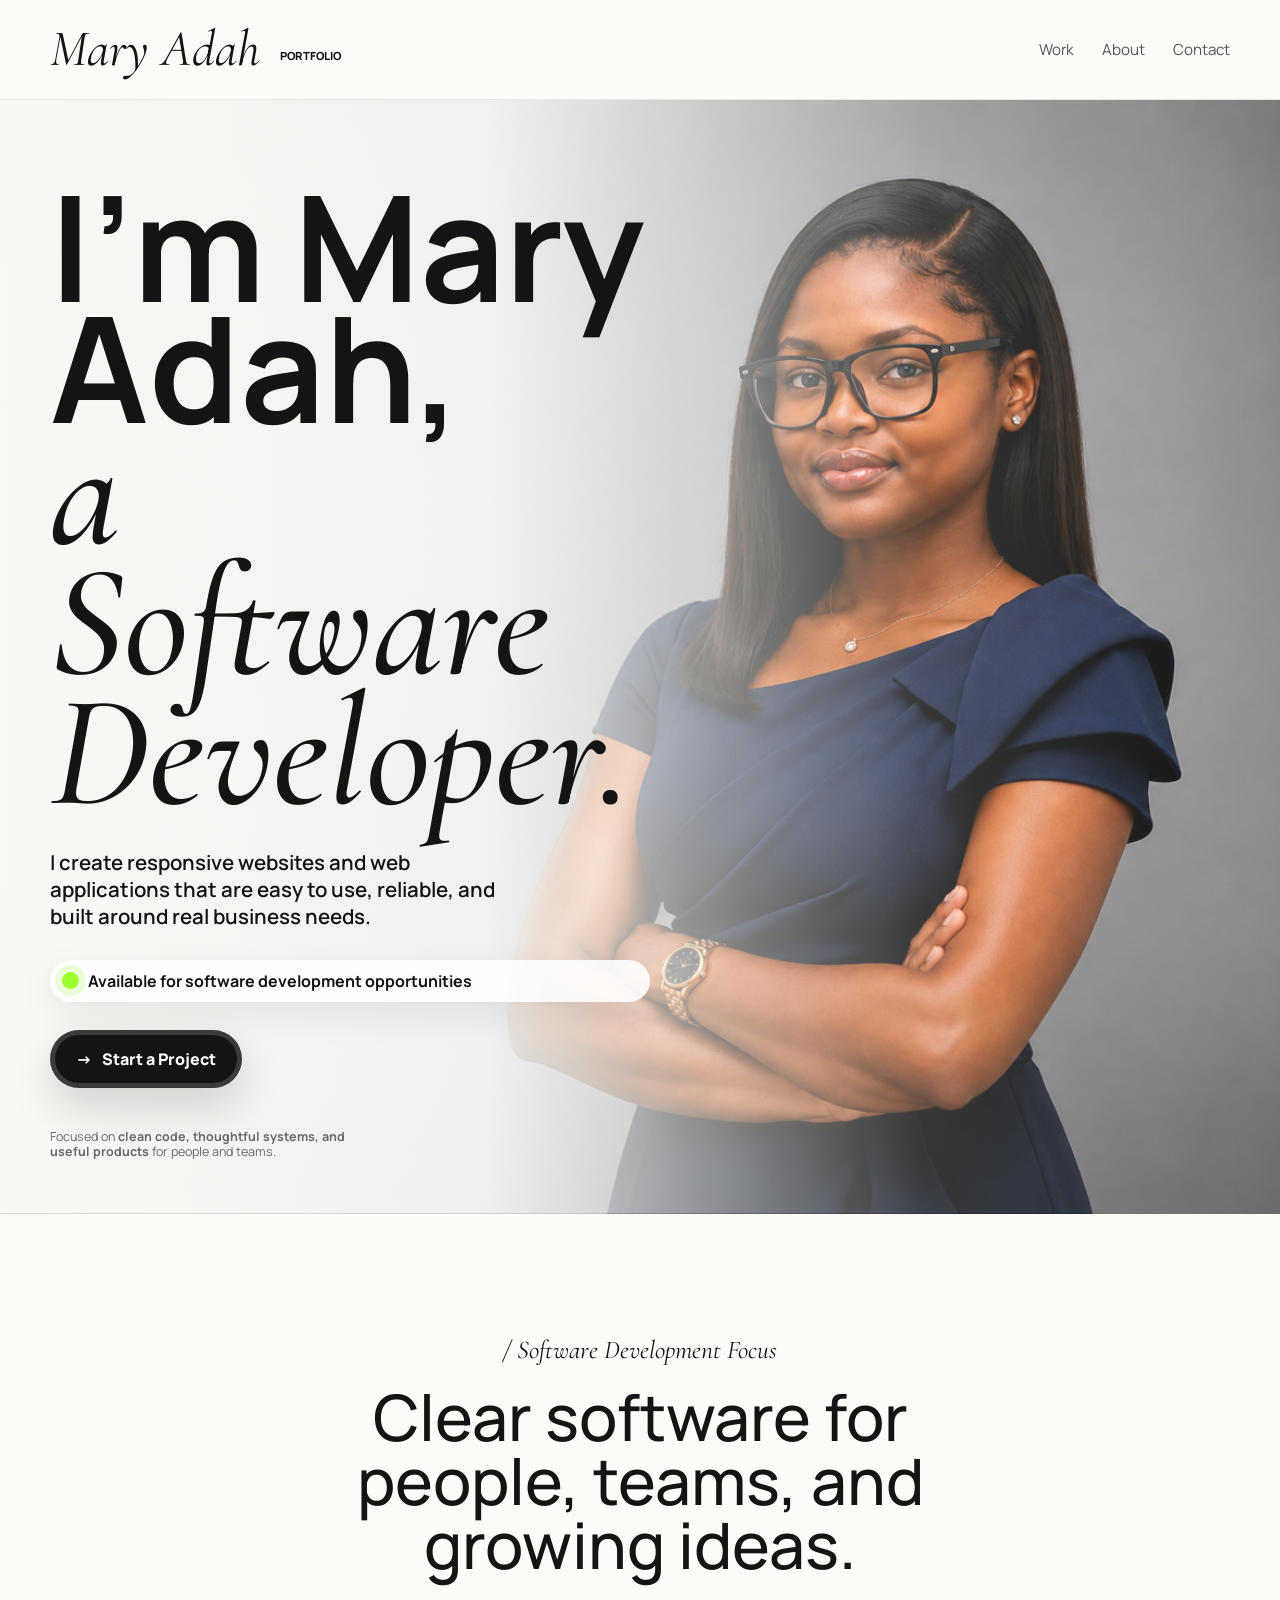
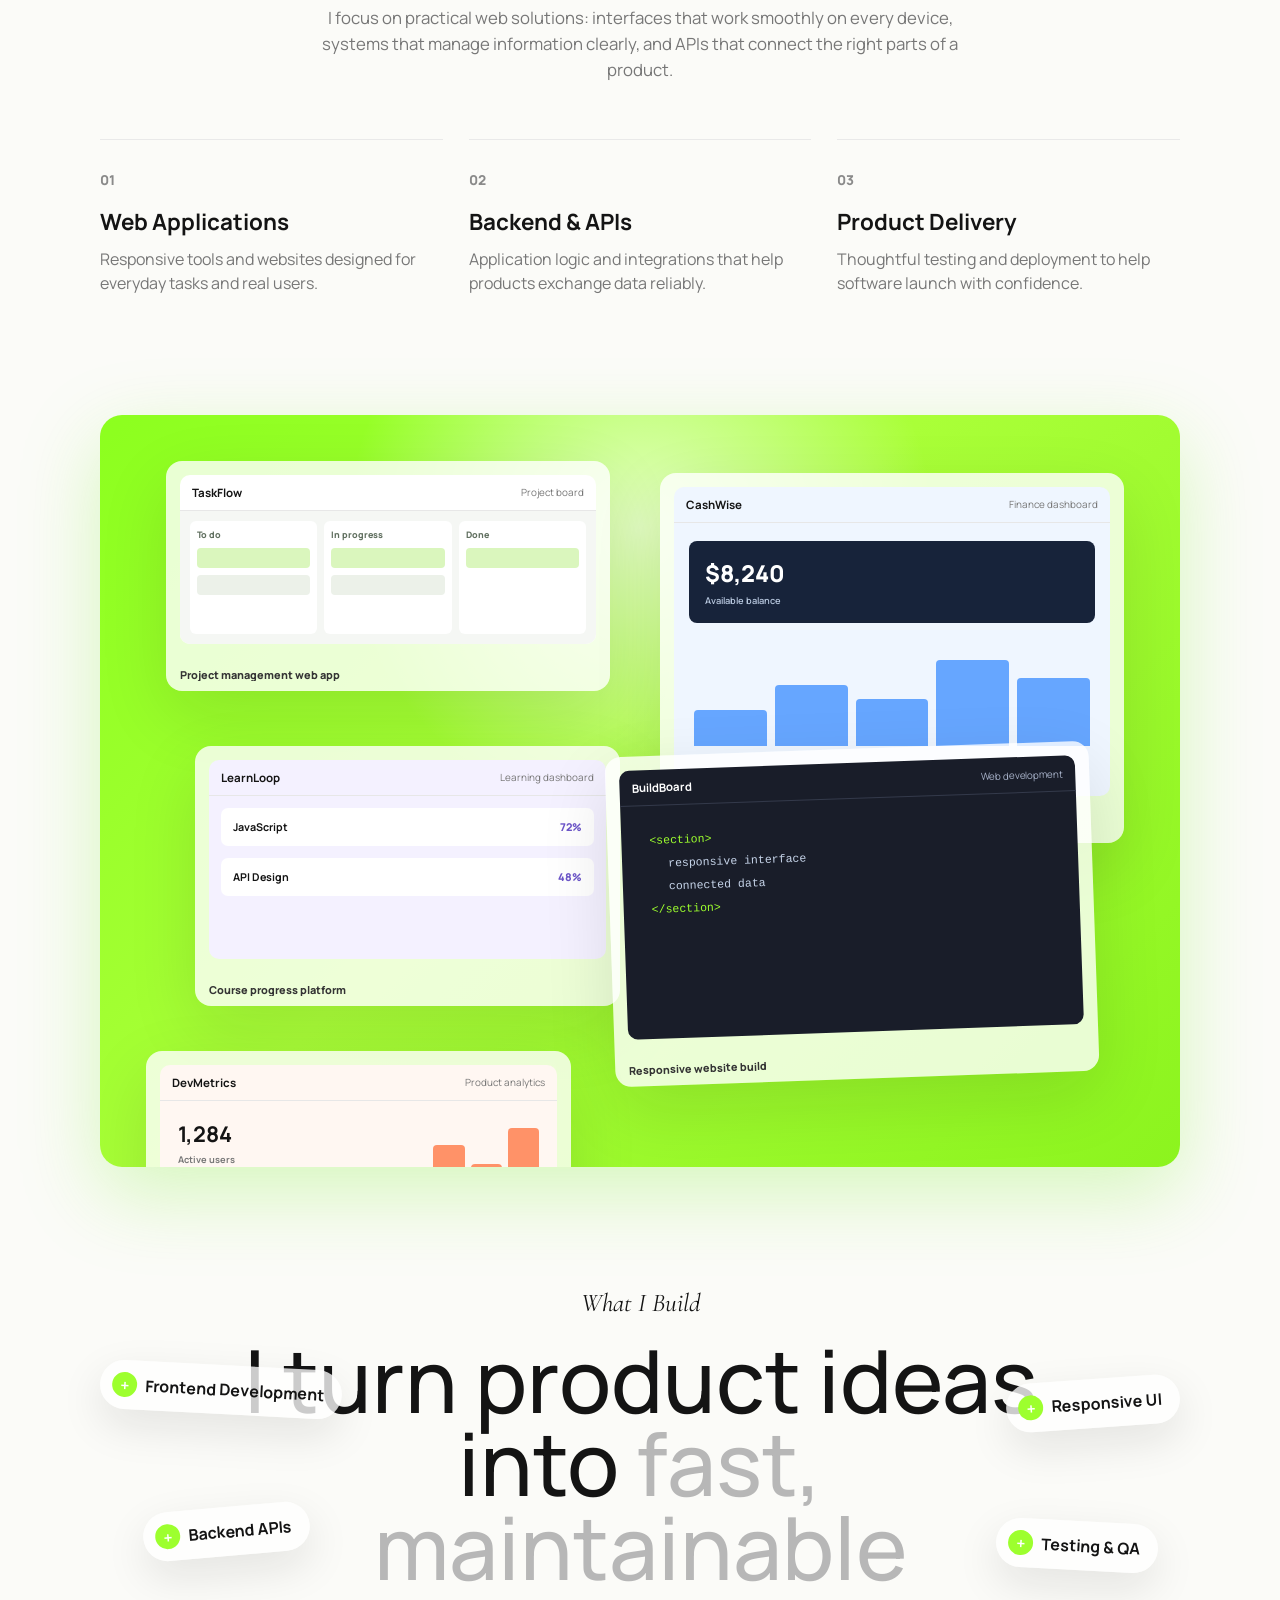
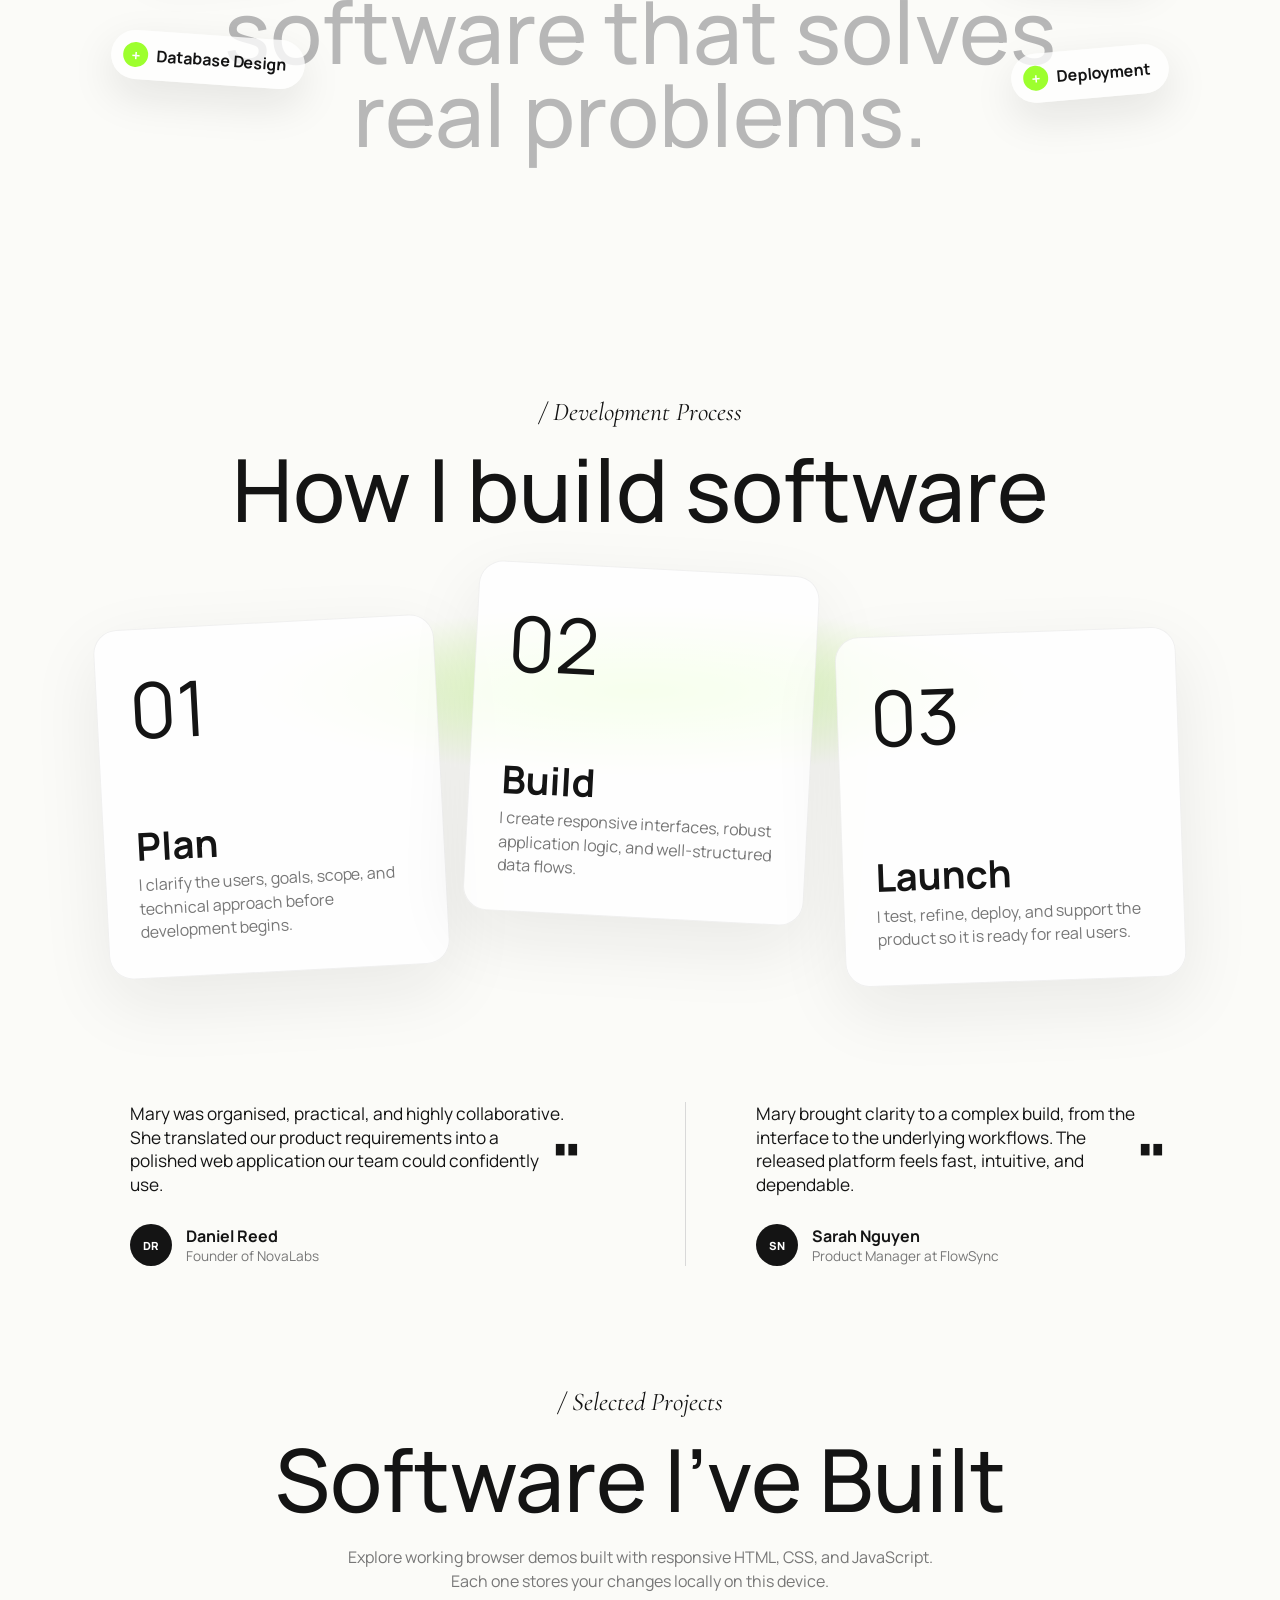
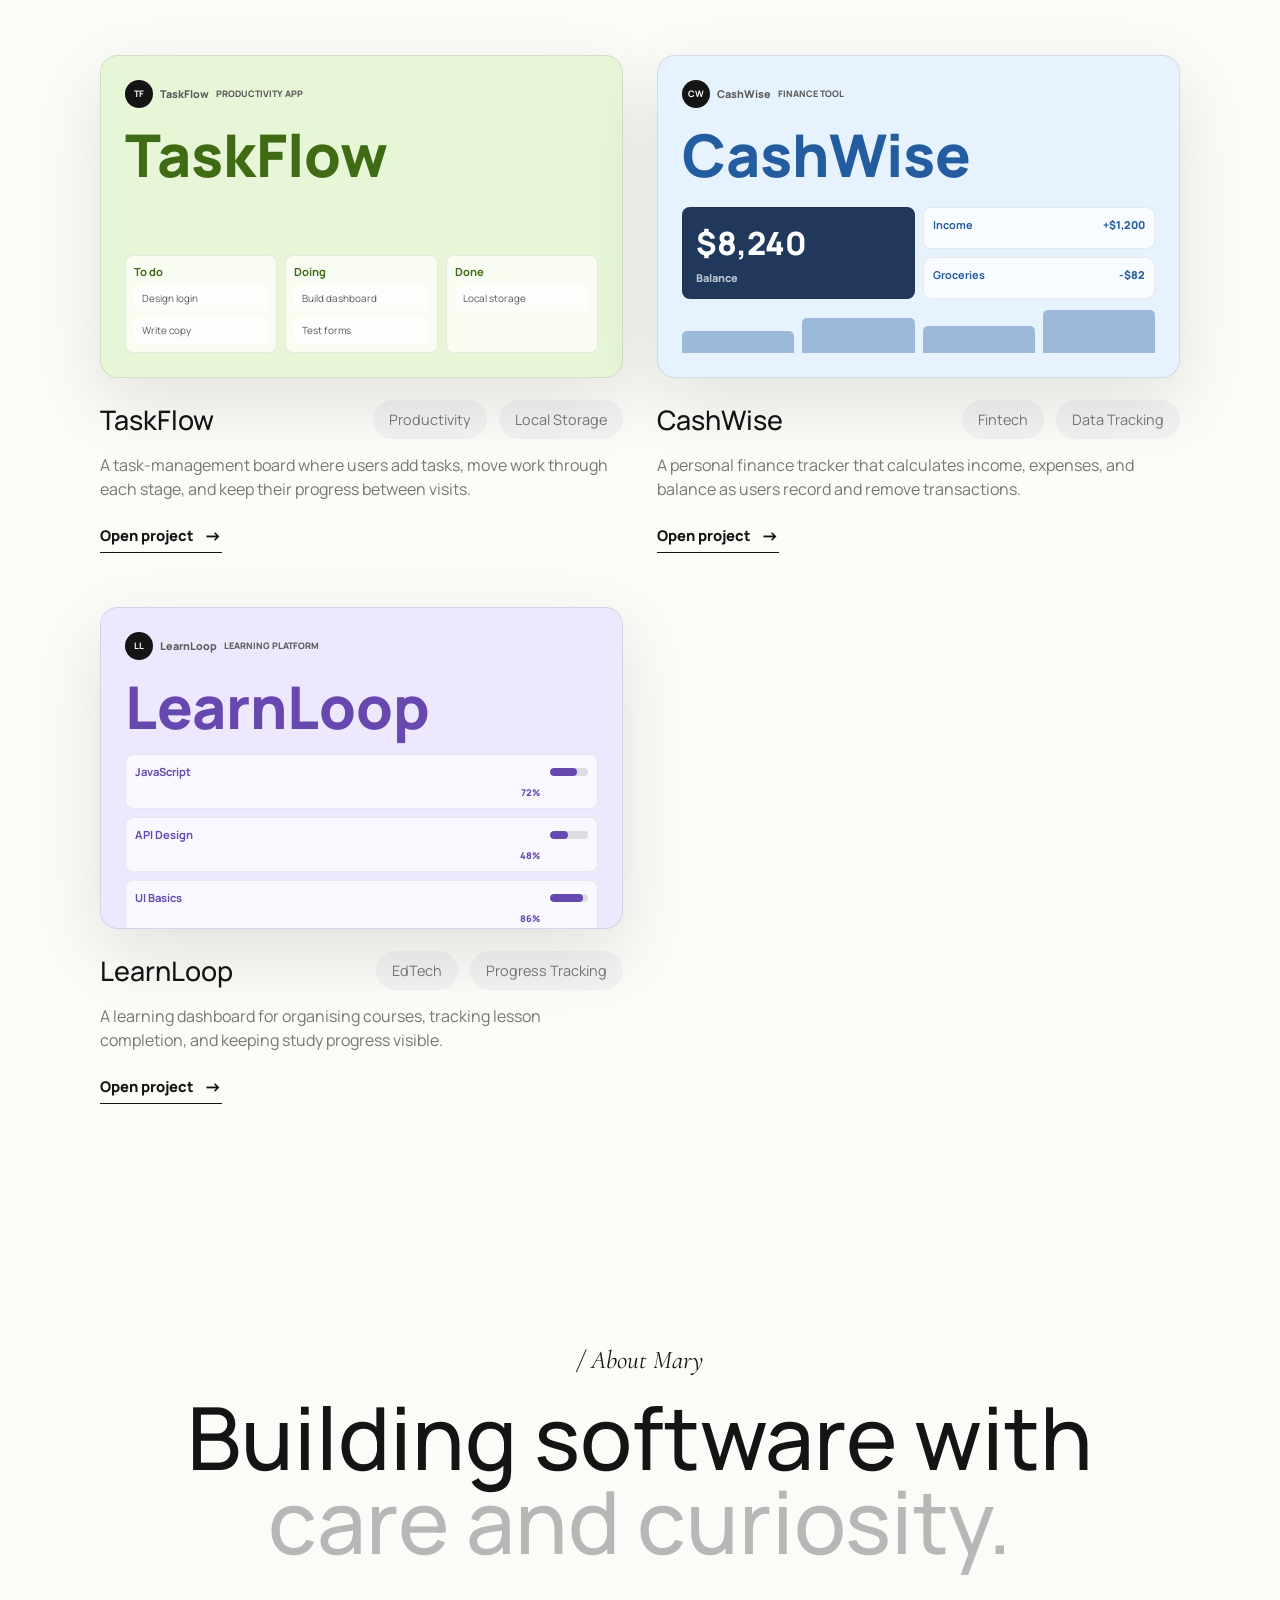
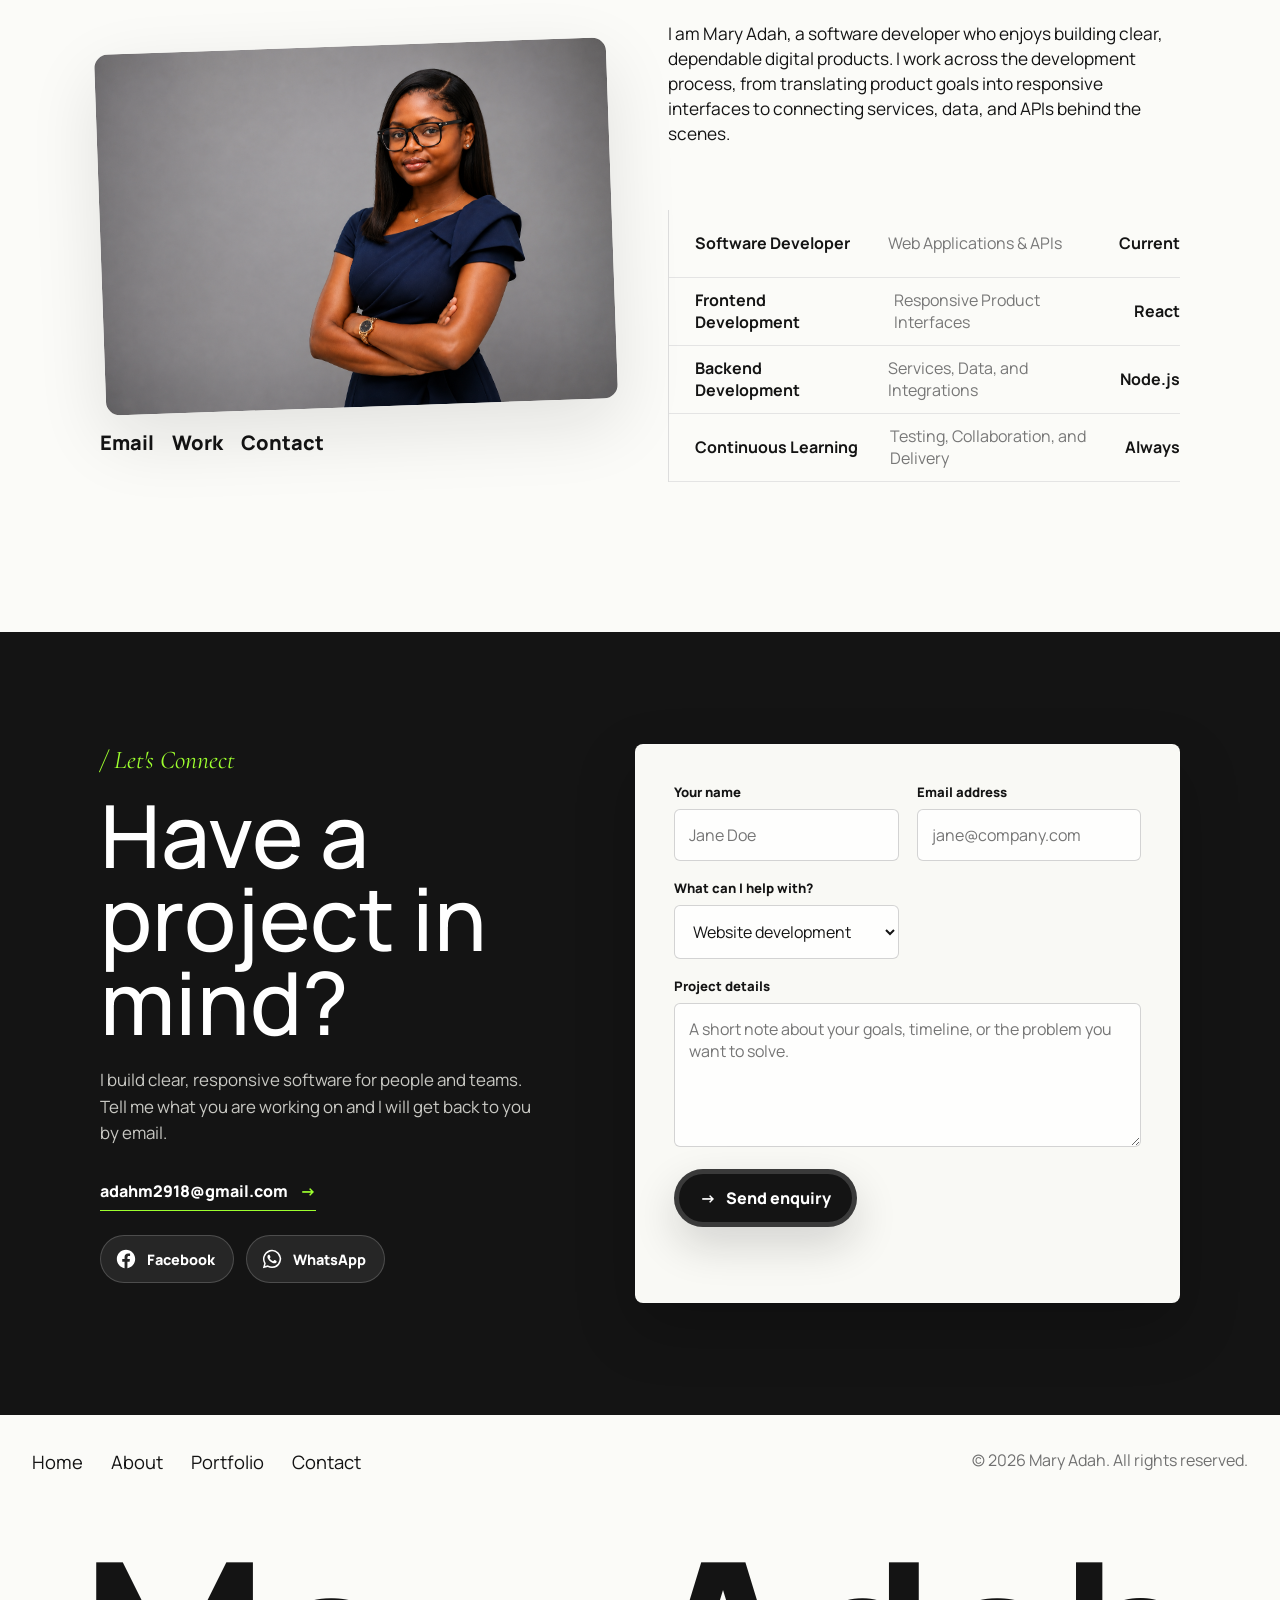
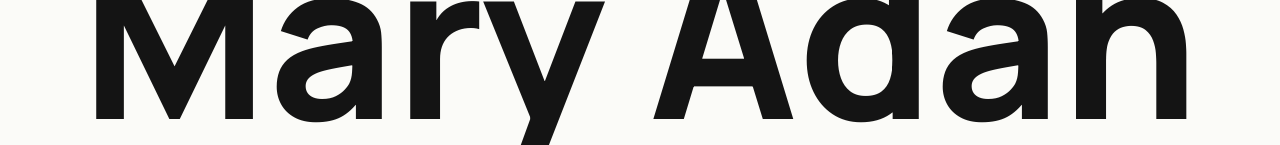
<file: index.html>
<!DOCTYPE html>
<html lang="en">
<head>
  <meta charset="UTF-8">
  <meta name="viewport" content="width=device-width, initial-scale=1.0">
  <title>Mary Adah | Software Developer</title>
  <link rel="preconnect" href="https://fonts.googleapis.com">
  <link rel="preconnect" href="https://fonts.gstatic.com" crossorigin>
  <link href="https://fonts.googleapis.com/css2?family=Cormorant+Garamond:ital,wght@1,500;1,600&family=Manrope:wght@400;500;600;700;800&display=swap" rel="stylesheet">
  <link rel="stylesheet" href="style.css">
</head>
<body>
  <header class="site-header">
    <nav class="nav">
      <a class="brand" href="#home">Mary Adah <span>Portfolio</span></a>
      <div class="nav-links" id="primary-navigation">
        <a href="#work">Work</a>
        <a href="#about">About</a>
        <a href="#contact">Contact</a>
      </div>

      <button class="menu-button" type="button" aria-label="Open menu" aria-controls="primary-navigation" aria-expanded="false">
        <span></span>
        <span></span>
        <span></span>
      </button>
    </nav>
  </header>

  <main>
    <section class="hero" id="home">
      <div class="hero-stage">
        <div class="hero-content">
          <!-- <p class="hero-label">Software Development Portfolio</p> -->
          <h1>
            <span>I'm Mary Adah,</span>
            <em>a Software Developer.</em>
          </h1>
          <p class="hero-copy">I create responsive websites and web applications that are easy to use, reliable, and built around real business needs.</p>
          <div class="availability">
            <span></span>
            Available for software development opportunities
          </div>
          <a class="cta hero-cta" href="#contact">Start a Project</a>
        </div>

        <div class="trust">
          <p>Focused on <strong>clean code, thoughtful systems, and useful products</strong> for people and teams.</p>
        </div>
      </div>
    </section>

    <section class="development-overview section-pad" aria-labelledby="development-focus-title">
      <p class="eyebrow">/ Software Development Focus</p>
      <h2 id="development-focus-title">Clear software for people, teams, and growing ideas.</h2>
      <p class="overview-copy">I focus on practical web solutions: interfaces that work smoothly on every device, systems that manage information clearly, and APIs that connect the right parts of a product.</p>
      <div class="focus-grid">
        <article>
          <span>01</span>
          <h3>Web Applications</h3>
          <p>Responsive tools and websites designed for everyday tasks and real users.</p>
        </article>
        <article>
          <span>02</span>
          <h3>Backend &amp; APIs</h3>
          <p>Application logic and integrations that help products exchange data reliably.</p>
        </article>
        <article>
          <span>03</span>
          <h3>Product Delivery</h3>
          <p>Thoughtful testing and deployment to help software launch with confidence.</p>
        </article>
      </div>
    </section>

    <section class="featured-preview" aria-label="Software project previews">
      <div class="preview-grid">
        <a class="mockup mockup-wide project-shot taskflow-shot" href="projects/taskflow.html" aria-label="Open TaskFlow project">
          <span class="shot-window">
            <span class="shot-topbar"><strong>TaskFlow</strong><small>Project board</small></span>
            <span class="shot-board"><span>To do<i></i><i></i></span><span>In progress<i></i><i></i></span><span>Done<i></i></span></span>
          </span>
          <span class="shot-caption">Project management web app</span>
        </a>
        <a class="mockup mockup-tall project-shot cashwise-shot" href="projects/cashwise.html" aria-label="Open CashWise project">
          <span class="shot-window">
            <span class="shot-topbar"><strong>CashWise</strong><small>Finance dashboard</small></span>
            <span class="shot-balance">$8,240<span>Available balance</span></span>
            <span class="shot-bars"><i></i><i></i><i></i><i></i><i></i></span>
          </span>
          <span class="shot-caption">Personal finance tracker</span>
        </a>
        <a class="mockup project-shot learnloop-shot" href="projects/learnloop.html" aria-label="Open LearnLoop project">
          <span class="shot-window">
            <span class="shot-topbar"><strong>LearnLoop</strong><small>Learning dashboard</small></span>
            <span class="shot-course"><b>JavaScript</b><i>72%</i></span>
            <span class="shot-course"><b>API Design</b><i>48%</i></span>
          </span>
          <span class="shot-caption">Course progress platform</span>
        </a>
        <a class="mockup mockup-large project-shot buildboard-shot" href="#contact" aria-label="Contact Mary about a web development project">
          <span class="shot-window">
            <span class="shot-topbar"><strong>BuildBoard</strong><small>Web development</small></span>
            <span class="shot-code"><i>&lt;section&gt;</i><i>responsive interface</i><i>connected data</i><i>&lt;/section&gt;</i></span>
          </span>
          <span class="shot-caption">Responsive website build</span>
        </a>
        <a class="mockup mockup-wide lower project-shot metrics-shot" href="#contact" aria-label="Contact Mary about a data dashboard project">
          <span class="shot-window">
            <span class="shot-topbar"><strong>DevMetrics</strong><small>Product analytics</small></span>
            <span class="shot-metrics"><b>1,284<small>Active users</small></b><span><i></i><i></i><i></i><i></i><i></i><i></i></span></span>
          </span>
          <span class="shot-caption">Software analytics dashboard</span>
        </a>
      </div>
    </section>

    <section class="expertise section-pad">
      <div class="floating-pill pill-left-one"><span>+</span>Frontend Development</div>
      <div class="floating-pill pill-left-two"><span>+</span>Backend APIs</div>
      <div class="floating-pill pill-left-three"><span>+</span>Database Design</div>
      <div class="floating-pill pill-right-one"><span>+</span>Responsive UI</div>
      <div class="floating-pill pill-right-two"><span>+</span>Testing &amp; QA</div>
      <div class="floating-pill pill-right-three"><span>+</span>Deployment</div>

      <p class="eyebrow">What I Build</p>
      <h2>I turn product ideas into <span>fast, maintainable software that solves real problems.</span></h2>
    </section>

    <section class="process section-pad">
      <p class="eyebrow">/ Development Process</p>
      <h2>How I build software</h2>
      <div class="process-cards">
        <article class="process-card card-one">
          <span>01</span>
          <h3>Plan</h3>
          <p>I clarify the users, goals, scope, and technical approach before development begins.</p>
        </article>
        <article class="process-card card-two">
          <span>02</span>
          <h3>Build</h3>
          <p>I create responsive interfaces, robust application logic, and well-structured data flows.</p>
        </article>
        <article class="process-card card-three">
          <span>03</span>
          <h3>Launch</h3>
          <p>I test, refine, deploy, and support the product so it is ready for real users.</p>
        </article>
      </div>
    </section>

    <section class="testimonials">
      <article>
        <p>Mary was organised, practical, and highly collaborative. She translated our product requirements into a polished web application our team could confidently use.</p>
        <div class="person">
          <span class="person-mark" aria-hidden="true">DR</span>
          <span><strong>Daniel Reed</strong>Founder of NovaLabs</span>
        </div>
      </article>
      <article>
        <p>Mary brought clarity to a complex build, from the interface to the underlying workflows. The released platform feels fast, intuitive, and dependable.</p>
        <div class="person">
          <span class="person-mark" aria-hidden="true">SN</span>
          <span><strong>Sarah Nguyen</strong>Product Manager at FlowSync</span>
        </div>
      </article>
    </section>

    <section class="selected-works section-pad" id="work">
      <p class="eyebrow">/ Selected Projects</p>
      <h2>Software I've Built</h2>
      <p class="projects-intro">Explore working browser demos built with responsive HTML, CSS, and JavaScript. Each one stores your changes locally on this device.</p>
      <div class="work-grid">
        <article class="work-card">
          <a class="project-visual project-visual--taskflow" href="projects/taskflow.html" aria-label="Open TaskFlow project">
            <span class="project-visual-brand"><b>TF</b> TaskFlow <small>Productivity app</small></span>
            <span class="project-visual-title">TaskFlow</span>
            <span class="project-preview project-preview--board">
              <span><strong>To do</strong><i>Design login</i><i>Write copy</i></span>
              <span><strong>Doing</strong><i>Build dashboard</i><i>Test forms</i></span>
              <span><strong>Done</strong><i>Local storage</i></span>
            </span>
          </a>
          <div>
            <h3>TaskFlow</h3>
            <span>Productivity</span>
            <span>Local Storage</span>
          </div>
          <p>A task-management board where users add tasks, move work through each stage, and keep their progress between visits.</p>
          <a class="project-link" href="projects/taskflow.html">Open project <span aria-hidden="true">-></span></a>
        </article>
        <article class="work-card">
          <a class="project-visual project-visual--cashwise" href="projects/cashwise.html" aria-label="Open CashWise project">
            <span class="project-visual-brand"><b>CW</b> CashWise <small>Finance tool</small></span>
            <span class="project-visual-title">CashWise</span>
            <span class="project-preview project-preview--finance">
              <span class="mini-balance">$8,240 <small>Balance</small></span>
              <span class="mini-transaction"><b>Income</b><i>+$1,200</i></span>
              <span class="mini-transaction"><b>Groceries</b><i>-$82</i></span>
              <span class="mini-bars"><i></i><i></i><i></i><i></i></span>
            </span>
          </a>
          <div>
            <h3>CashWise</h3>
            <span>Fintech</span>
            <span>Data Tracking</span>
          </div>
          <p>A personal finance tracker that calculates income, expenses, and balance as users record and remove transactions.</p>
          <a class="project-link" href="projects/cashwise.html">Open project <span aria-hidden="true">-></span></a>
        </article>
        <article class="work-card">
          <a class="project-visual project-visual--learnloop" href="projects/learnloop.html" aria-label="Open LearnLoop project">
            <span class="project-visual-brand"><b>LL</b> LearnLoop <small>Learning platform</small></span>
            <span class="project-visual-title">LearnLoop</span>
            <span class="project-preview project-preview--courses">
              <span><strong>JavaScript</strong><i><b class="progress-72"></b></i><small>72%</small></span>
              <span><strong>API Design</strong><i><b class="progress-48"></b></i><small>48%</small></span>
              <span><strong>UI Basics</strong><i><b class="progress-86"></b></i><small>86%</small></span>
            </span>
          </a>
          <div>
            <h3>LearnLoop</h3>
            <span>EdTech</span>
            <span>Progress Tracking</span>
          </div>
          <p>A learning dashboard for organising courses, tracking lesson completion, and keeping study progress visible.</p>
          <a class="project-link" href="projects/learnloop.html">Open project <span aria-hidden="true">-></span></a>
        </article>
      </div>
    </section>

    <section class="about section-pad" id="about">
      <p class="eyebrow">/ About Mary</p>
      <h2>Building software with <span>care and curiosity.</span></h2>
      <div class="about-grid">
        <div>
          <img class="about-photo" src="uv.png" alt="Mary Adah, software developer">
          <div class="socials">
            <a href="mailto:adahm2918@gmail.com?subject=Portfolio%20enquiry">Email</a>
            <a href="#work">Work</a>
            <a href="#contact">Contact</a>
          </div>
        </div>
        <div class="about-copy">
          <p>I am Mary Adah, a software developer who enjoys building clear, dependable digital products. I work across the development process, from translating product goals into responsive interfaces to connecting services, data, and APIs behind the scenes.</p>
          <div class="timeline">
            <div><strong>Software Developer</strong><span>Web Applications &amp; APIs</span><time>Current</time></div>
            <div><strong>Frontend Development</strong><span>Responsive Product Interfaces</span><time>React</time></div>
            <div><strong>Backend Development</strong><span>Services, Data, and Integrations</span><time>Node.js</time></div>
            <div><strong>Continuous Learning</strong><span>Testing, Collaboration, and Delivery</span><time>Always</time></div>
          </div>
        </div>
      </div>
    </section>

    <section class="final-cta" id="contact">
      <div class="contact-shell">
        <div class="contact-intro">
          <p class="eyebrow">/ Let's Connect</p>
          <h2>Have a project in mind?</h2>
          <p>I build clear, responsive software for people and teams. Tell me what you are working on and I will get back to you by email.</p>
          <a class="contact-email" href="mailto:adahm2918@gmail.com">adahm2918@gmail.com <span aria-hidden="true">-></span></a>
          <div class="contact-socials" aria-label="Social media links">
            <a class="social-link social-link--facebook" href="https://www.facebook.com/nato.clip" target="_blank" rel="noopener" aria-label="Facebook">
              <svg aria-hidden="true" viewBox="0 0 24 24" focusable="false">
                <path d="M22 12.06C22 6.5 17.52 2 12 2S2 6.5 2 12.06c0 5.02 3.66 9.18 8.44 9.94v-7.03H7.9v-2.91h2.54V9.84c0-2.52 1.49-3.91 3.77-3.91 1.09 0 2.23.2 2.23.2v2.47h-1.26c-1.24 0-1.63.78-1.63 1.57v1.89h2.77l-.44 2.91h-2.33V22C18.34 21.24 22 17.08 22 12.06z"/>
              </svg>
              <span>Facebook</span>
            </a>
            <a class="social-link social-link--whatsapp" href="https://wa.me/2348076548574" target="_blank" rel="noopener" aria-label="WhatsApp">
              <svg aria-hidden="true" viewBox="0 0 24 24" focusable="false">
                <path d="M19.05 4.91A9.8 9.8 0 0 0 12.04 2a9.92 9.92 0 0 0-8.58 14.88L2.05 22l5.25-1.38a9.9 9.9 0 0 0 4.73 1.21h.01a9.93 9.93 0 0 0 7.01-16.92zm-7.01 15.24h-.01a8.22 8.22 0 0 1-4.19-1.15l-.3-.18-3.12.82.83-3.04-.2-.31a8.22 8.22 0 1 1 6.99 3.86zm4.51-6.16c-.25-.12-1.46-.72-1.69-.8-.23-.08-.39-.12-.56.12-.16.25-.64.8-.78.96-.14.16-.29.18-.54.06-.25-.12-1.04-.38-1.98-1.22-.73-.65-1.22-1.45-1.37-1.7-.14-.25-.02-.38.11-.5.11-.11.25-.29.37-.43.12-.14.16-.25.25-.41.08-.16.04-.31-.02-.43-.06-.12-.56-1.35-.77-1.85-.2-.48-.41-.42-.56-.42h-.48c-.16 0-.43.06-.66.31-.23.25-.87.85-.87 2.07s.89 2.4 1.01 2.56c.12.16 1.75 2.67 4.24 3.75.59.25 1.05.41 1.41.52.59.19 1.13.16 1.56.1.48-.07 1.46-.6 1.67-1.18.21-.58.21-1.07.14-1.18-.06-.1-.22-.16-.47-.29z"/>
              </svg>
              <span>WhatsApp</span>
            </a>
          </div>
        </div>
        <form class="contact-form" id="contact-form">
          <div class="contact-field"><label for="contact-name">Your name</label><input id="contact-name" name="name" type="text" autocomplete="name" placeholder="Jane Doe" required></div>
          <div class="contact-field"><label for="contact-email">Email address</label><input id="contact-email" name="email" type="email" autocomplete="email" placeholder="jane@company.com" required></div>
          <div class="contact-field contact-project"><label for="contact-project">What can I help with?</label><select id="contact-project" name="project"><option value="Website development">Website development</option><option value="Web application">Web application</option><option value="Software collaboration">Software collaboration</option><option value="Other">Other</option></select></div>
          <div class="contact-field contact-message"><label for="contact-message">Project details</label><textarea id="contact-message" name="message" rows="5" placeholder="A short note about your goals, timeline, or the problem you want to solve." required></textarea></div>
          <button class="cta" type="submit">Send enquiry</button>
          <p class="contact-status" id="contact-status" role="status" aria-live="polite"></p>
        </form>
      </div>
    </section>
  </main>

  <footer>
    <nav>
      <a href="#home">Home</a>
      <a href="#about">About</a>
      <a href="#work">Portfolio</a>
      <a href="#contact">Contact</a>
    </nav>
    <p>&copy; 2026 Mary Adah. All rights reserved.</p>
    <strong>Mary Adah</strong>
  </footer>
  <script>
    const menuButton = document.querySelector('.menu-button');
    const navigation = document.querySelector('.nav-links');
    const contactForm = document.querySelector('#contact-form');
    const contactStatus = document.querySelector('#contact-status');

    menuButton.addEventListener('click', () => {
      const isOpen = navigation.classList.toggle('is-open');
      menuButton.setAttribute('aria-expanded', String(isOpen));
      menuButton.setAttribute('aria-label', isOpen ? 'Close menu' : 'Open menu');
    });

    navigation.querySelectorAll('a').forEach(link => link.addEventListener('click', () => {
      navigation.classList.remove('is-open');
      menuButton.setAttribute('aria-expanded', 'false');
      menuButton.setAttribute('aria-label', 'Open menu');
    }));

    contactForm.addEventListener('submit', event => {
      event.preventDefault();
      const details = new FormData(contactForm);
      const subject = `${details.get('project')} enquiry from ${details.get('name')}`;
      const body = `Name: ${details.get('name')}\nEmail: ${details.get('email')}\nProject type: ${details.get('project')}\n\nProject details:\n${details.get('message')}`;
      contactStatus.textContent = 'Opening your email app with your project enquiry.';
      window.location.href = `mailto:adahm2918@gmail.com?subject=${encodeURIComponent(subject)}&body=${encodeURIComponent(body)}`;
    });
  </script>
</body>
</html>
</file>
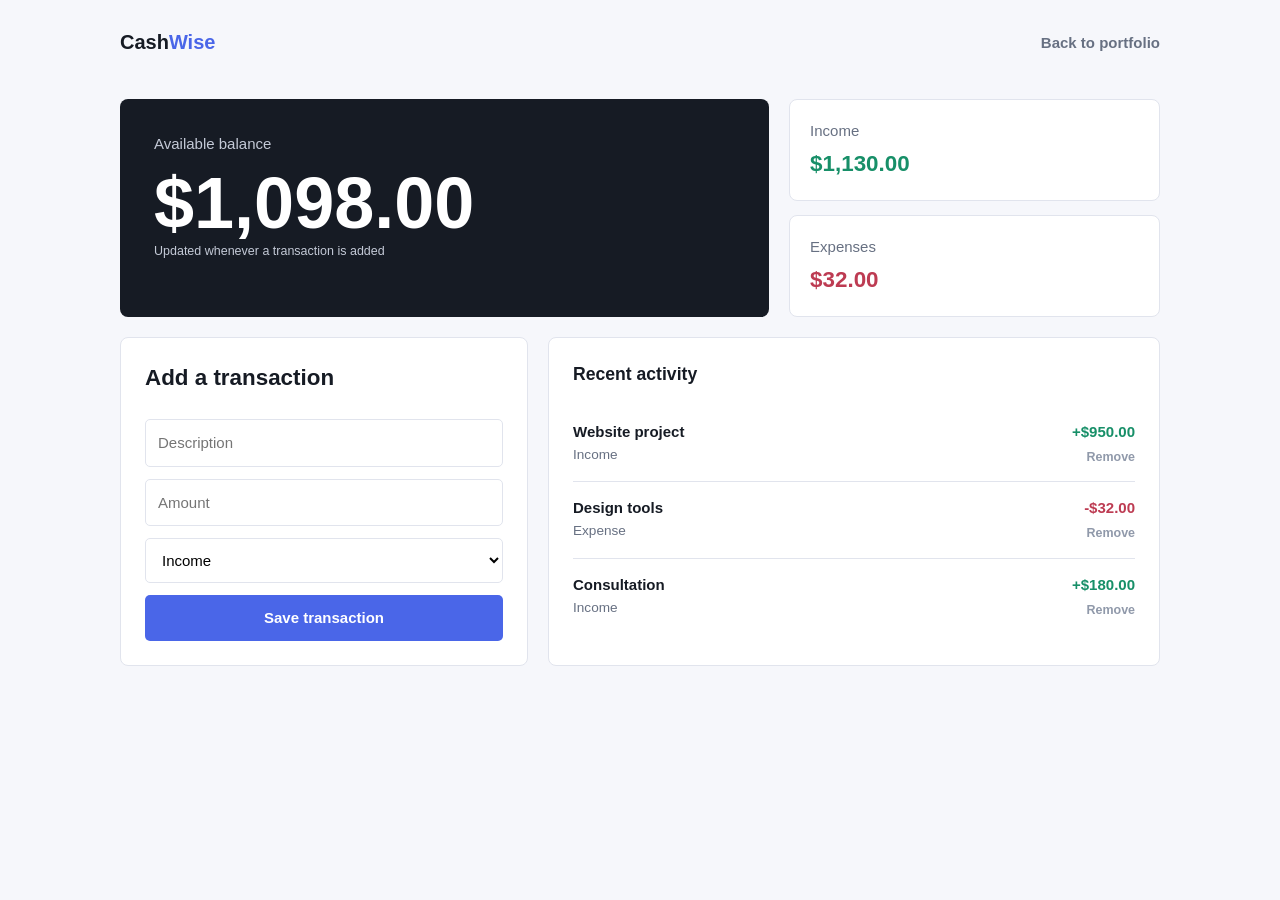
<file: cashwise.html>
<!DOCTYPE html>
<html lang="en">
<head>
  <meta charset="UTF-8">
  <meta name="viewport" content="width=device-width, initial-scale=1.0">
  <title>CashWise | Mary Adah</title>
  <style>
    :root { --ink: #161b24; --muted: #677082; --paper: #f6f7fb; --card: #fff; --accent: #4a66e8; --green: #178f68; --line: #e1e4ed; }
    * { box-sizing: border-box; } body { margin: 0; background: var(--paper); color: var(--ink); font: 15px/1.45 Arial, sans-serif; }
    .app { width: min(1040px, calc(100% - 40px)); margin: 0 auto; padding: 28px 0 60px; }
    header { display: flex; justify-content: space-between; align-items: center; margin-bottom: 42px; } .brand { font-weight: 800; font-size: 1.25rem; } .brand span { color: var(--accent); } .back { color: var(--muted); font-weight: 700; text-decoration: none; }
    .hero { display: grid; grid-template-columns: 1.4fr .8fr; gap: 20px; margin-bottom: 20px; } .balance { padding: 34px; border-radius: 8px; background: var(--ink); color: white; } .balance p { margin: 0 0 12px; color: #c4cad7; } .balance strong { display: block; font-size: clamp(2.4rem, 6vw, 4.5rem); line-height: 1; } .balance small { color: #c4cad7; }
    .summary { display: grid; gap: 14px; } .stat { padding: 20px; border: 1px solid var(--line); border-radius: 8px; background: var(--card); } .stat span { color: var(--muted); } .stat strong { display: block; margin-top: 6px; font-size: 1.4rem; } .income { color: var(--green); } .expense { color: #bd3b52; }
    .content { display: grid; grid-template-columns: .8fr 1.2fr; gap: 20px; } .panel { padding: 24px; border: 1px solid var(--line); border-radius: 8px; background: var(--card); } h1, h2 { margin: 0; letter-spacing: 0; } h1 { margin-bottom: 24px; font-size: 1.4rem; } h2 { font-size: 1.1rem; }
    form { display: grid; gap: 12px; } input, select { width: 100%; padding: 12px; border: 1px solid var(--line); border-radius: 5px; background: #fff; font: inherit; } button { padding: 12px 16px; border: 0; border-radius: 5px; background: var(--accent); color: white; font: inherit; font-weight: 800; cursor: pointer; }
    .transactions { margin-top: 18px; } .transaction { display: flex; justify-content: space-between; gap: 12px; padding: 15px 0; border-bottom: 1px solid var(--line); } .transaction:last-child { border: 0; } .transaction span { color: var(--muted); font-size: .85rem; } .transaction strong { display: block; } .amount { text-align: right; } .remove { margin-top: 5px; padding: 0; background: transparent; color: #9099aa; font-size: .78rem; }
    @media (max-width: 720px) { .app { width: min(100% - 28px, 1040px); } .hero, .content { grid-template-columns: 1fr; } }
  </style>
</head>
<body>
  <main class="app">
    <header><div class="brand">Cash<span>Wise</span></div><a class="back" href="../index.html#work">Back to portfolio</a></header>
    <section class="hero"><div class="balance"><p>Available balance</p><strong id="balance">$0.00</strong><small>Updated whenever a transaction is added</small></div><div class="summary"><div class="stat"><span>Income</span><strong class="income" id="income">$0.00</strong></div><div class="stat"><span>Expenses</span><strong class="expense" id="expenses">$0.00</strong></div></div></section>
    <section class="content"><aside class="panel"><h1>Add a transaction</h1><form id="entry-form"><input id="name" required maxlength="45" placeholder="Description"><input id="amount" required type="number" min="0.01" step="0.01" placeholder="Amount"><select id="type"><option value="income">Income</option><option value="expense">Expense</option></select><button type="submit">Save transaction</button></form></aside><section class="panel"><h2>Recent activity</h2><div id="transactions" class="transactions"></div></section></section>
  </main>
  <script>
    const key = 'mary-cashwise';
    let entries = JSON.parse(localStorage.getItem(key)) || [
      { name: 'Website project', amount: 950, type: 'income' }, { name: 'Design tools', amount: 32, type: 'expense' }, { name: 'Consultation', amount: 180, type: 'income' }
    ];
    const money = value => new Intl.NumberFormat('en-US', { style: 'currency', currency: 'USD' }).format(value);
    function save() { localStorage.setItem(key, JSON.stringify(entries)); }
    function render() {
      const income = entries.filter(entry => entry.type === 'income').reduce((total, entry) => total + entry.amount, 0);
      const expenses = entries.filter(entry => entry.type === 'expense').reduce((total, entry) => total + entry.amount, 0);
      document.getElementById('income').textContent = money(income); document.getElementById('expenses').textContent = money(expenses); document.getElementById('balance').textContent = money(income - expenses);
      document.getElementById('transactions').innerHTML = entries.map((entry, index) => `<article class="transaction"><div><strong>${entry.name}</strong><span>${entry.type === 'income' ? 'Income' : 'Expense'}</span></div><div class="amount"><strong class="${entry.type}">${entry.type === 'income' ? '+' : '-'}${money(entry.amount)}</strong><button class="remove" data-id="${index}">Remove</button></div></article>`).join('');
      document.querySelectorAll('.remove').forEach(button => button.addEventListener('click', () => { entries.splice(Number(button.dataset.id), 1); save(); render(); }));
    }
    document.getElementById('entry-form').addEventListener('submit', event => { event.preventDefault(); entries.unshift({ name: document.getElementById('name').value.trim(), amount: Number(document.getElementById('amount').value), type: document.getElementById('type').value }); event.target.reset(); save(); render(); }); render();
  </script>
</body>
</html>
</file>
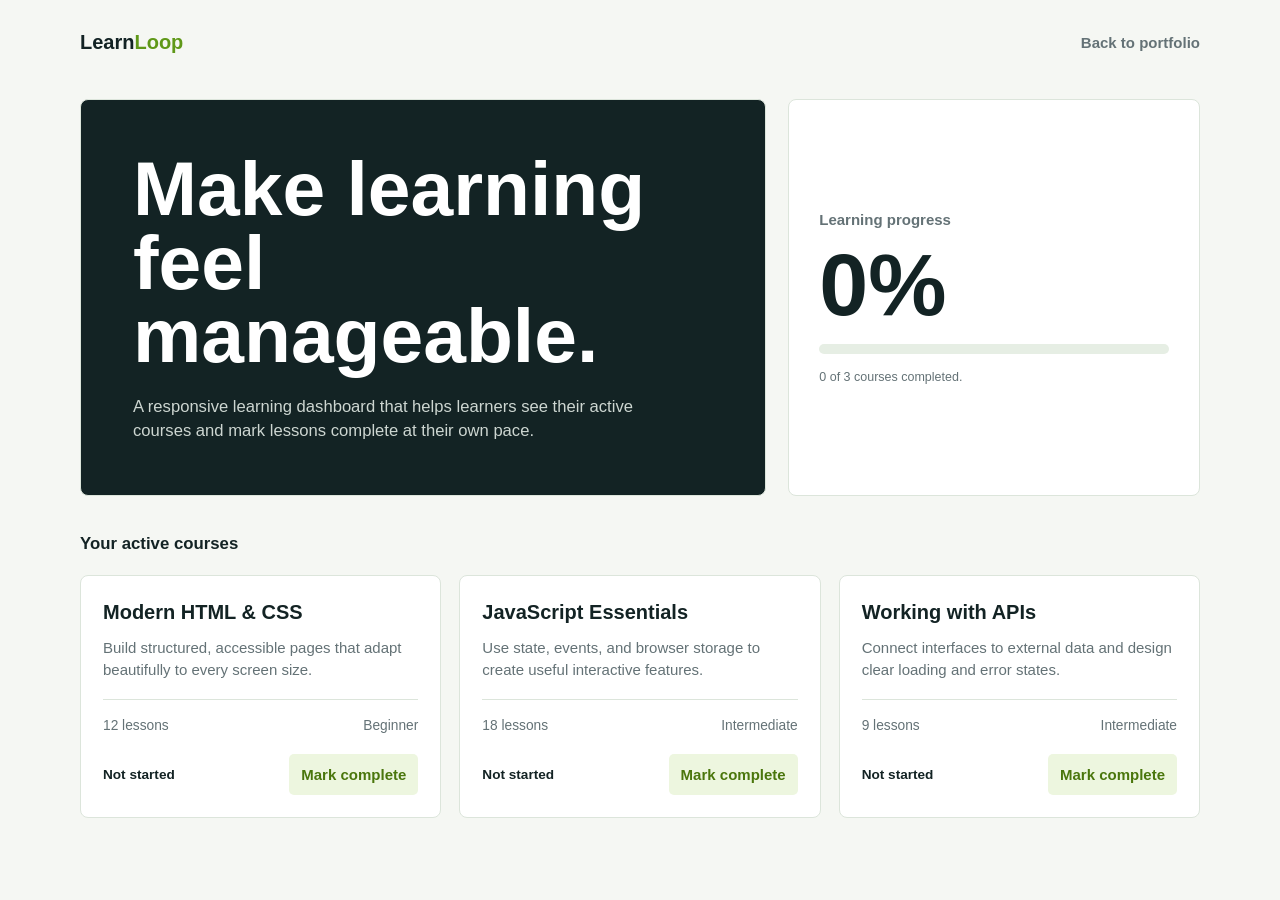
<file: learnloop.html>
<!DOCTYPE html>
<html lang="en">
<head>
  <meta charset="UTF-8">
  <meta name="viewport" content="width=device-width, initial-scale=1.0">
  <title>LearnLoop | Mary Adah</title>
  <style>
    :root { --ink: #132324; --muted: #647276; --paper: #f5f7f3; --card: #ffffff; --lime: #a6ff32; --line: #dce5db; }
    * { box-sizing: border-box; }
    body { margin: 0; background: var(--paper); color: var(--ink); font: 15px/1.45 Arial, sans-serif; }
    .app { width: min(1120px, calc(100% - 40px)); margin: 0 auto; padding: 28px 0 60px; }
    header, .course-head, .course-meta, .course-footer { display: flex; align-items: center; justify-content: space-between; gap: 16px; }
    header { margin-bottom: 42px; }
    .brand { font-size: 1.25rem; font-weight: 800; } .brand span { color: #5f9818; }
    .back { color: var(--muted); font-weight: 700; text-decoration: none; }
    .intro { display: grid; grid-template-columns: 1.25fr .75fr; gap: 22px; margin-bottom: 24px; }
    .intro-copy, .progress-card, .course { border: 1px solid var(--line); border-radius: 8px; background: var(--card); }
    .intro-copy { padding: clamp(26px, 5vw, 52px); background: var(--ink); color: white; }
    h1 { max-width: 620px; margin: 0; font-size: clamp(2.5rem, 6vw, 5rem); line-height: .96; letter-spacing: 0; }
    .intro-copy p { max-width: 500px; margin: 22px 0 0; color: #cdd6d1; font-size: 1.04rem; }
    .progress-card { display: grid; align-content: center; padding: 30px; }
    .progress-card span { color: var(--muted); font-weight: 700; } .progress-card strong { margin: 10px 0 15px; font-size: clamp(3rem, 7vw, 5.5rem); line-height: 1; }
    .progress-bar { height: 10px; overflow: hidden; border-radius: 8px; background: #e6eee4; } .progress-bar i { display: block; width: 0; height: 100%; background: var(--lime); transition: width .2s ease; }
    .progress-card small { margin-top: 14px; color: var(--muted); }
    .section-title { margin: 36px 0 18px; font-size: 1.05rem; }
    .courses { display: grid; grid-template-columns: repeat(3, 1fr); gap: 18px; }
    .course { padding: 22px; } .course h2 { margin: 0; font-size: 1.25rem; } .course > p { min-height: 44px; margin: 10px 0 18px; color: var(--muted); }
    .course-meta { padding-top: 16px; border-top: 1px solid var(--line); color: var(--muted); font-size: .86rem; }
    .course-footer { margin-top: 18px; } .complete { border: 0; border-radius: 5px; padding: 10px 12px; background: #edf6df; color: #4a760c; font: inherit; font-weight: 800; cursor: pointer; } .complete.is-done { background: var(--ink); color: white; }
    .status { font-size: .85rem; font-weight: 700; }
    @media (max-width: 780px) { .app { width: min(100% - 28px, 1120px); } header { margin-bottom: 28px; } .intro, .courses { grid-template-columns: 1fr; } .intro-copy { padding: 30px 24px; } .course > p { min-height: auto; } }
  </style>
</head>
<body>
  <main class="app">
    <header><div class="brand">Learn<span>Loop</span></div><a class="back" href="../index.html#work">Back to portfolio</a></header>
    <section class="intro">
      <div class="intro-copy"><h1>Make learning feel manageable.</h1><p>A responsive learning dashboard that helps learners see their active courses and mark lessons complete at their own pace.</p></div>
      <aside class="progress-card"><span>Learning progress</span><strong id="percent">0%</strong><div class="progress-bar"><i id="progress"></i></div><small id="progress-copy">Complete a course to begin.</small></aside>
    </section>
    <h2 class="section-title">Your active courses</h2>
    <section class="courses" aria-label="Active courses">
      <article class="course" data-course="html"><h2>Modern HTML &amp; CSS</h2><p>Build structured, accessible pages that adapt beautifully to every screen size.</p><div class="course-meta"><span>12 lessons</span><span>Beginner</span></div><div class="course-footer"><span class="status">Not started</span><button class="complete" type="button">Mark complete</button></div></article>
      <article class="course" data-course="javascript"><h2>JavaScript Essentials</h2><p>Use state, events, and browser storage to create useful interactive features.</p><div class="course-meta"><span>18 lessons</span><span>Intermediate</span></div><div class="course-footer"><span class="status">Not started</span><button class="complete" type="button">Mark complete</button></div></article>
      <article class="course" data-course="api"><h2>Working with APIs</h2><p>Connect interfaces to external data and design clear loading and error states.</p><div class="course-meta"><span>9 lessons</span><span>Intermediate</span></div><div class="course-footer"><span class="status">Not started</span><button class="complete" type="button">Mark complete</button></div></article>
    </section>
  </main>
  <script>
    const key = 'mary-learnloop';
    const courses = [...document.querySelectorAll('.course')];
    let complete = JSON.parse(localStorage.getItem(key)) || [];
    function render() {
      courses.forEach(course => {
        const isDone = complete.includes(course.dataset.course);
        course.querySelector('.complete').textContent = isDone ? 'Completed' : 'Mark complete';
        course.querySelector('.complete').classList.toggle('is-done', isDone);
        course.querySelector('.status').textContent = isDone ? 'Complete' : 'Not started';
      });
      const value = Math.round((complete.length / courses.length) * 100);
      document.getElementById('percent').textContent = `${value}%`;
      document.getElementById('progress').style.width = `${value}%`;
      document.getElementById('progress-copy').textContent = value === 100 ? 'All courses completed.' : `${complete.length} of ${courses.length} courses completed.`;
    }
    courses.forEach(course => course.querySelector('.complete').addEventListener('click', () => {
      const id = course.dataset.course;
      complete = complete.includes(id) ? complete.filter(courseId => courseId !== id) : [...complete, id];
      localStorage.setItem(key, JSON.stringify(complete));
      render();
    }));
    render();
  </script>
</body>
</html>
</file>
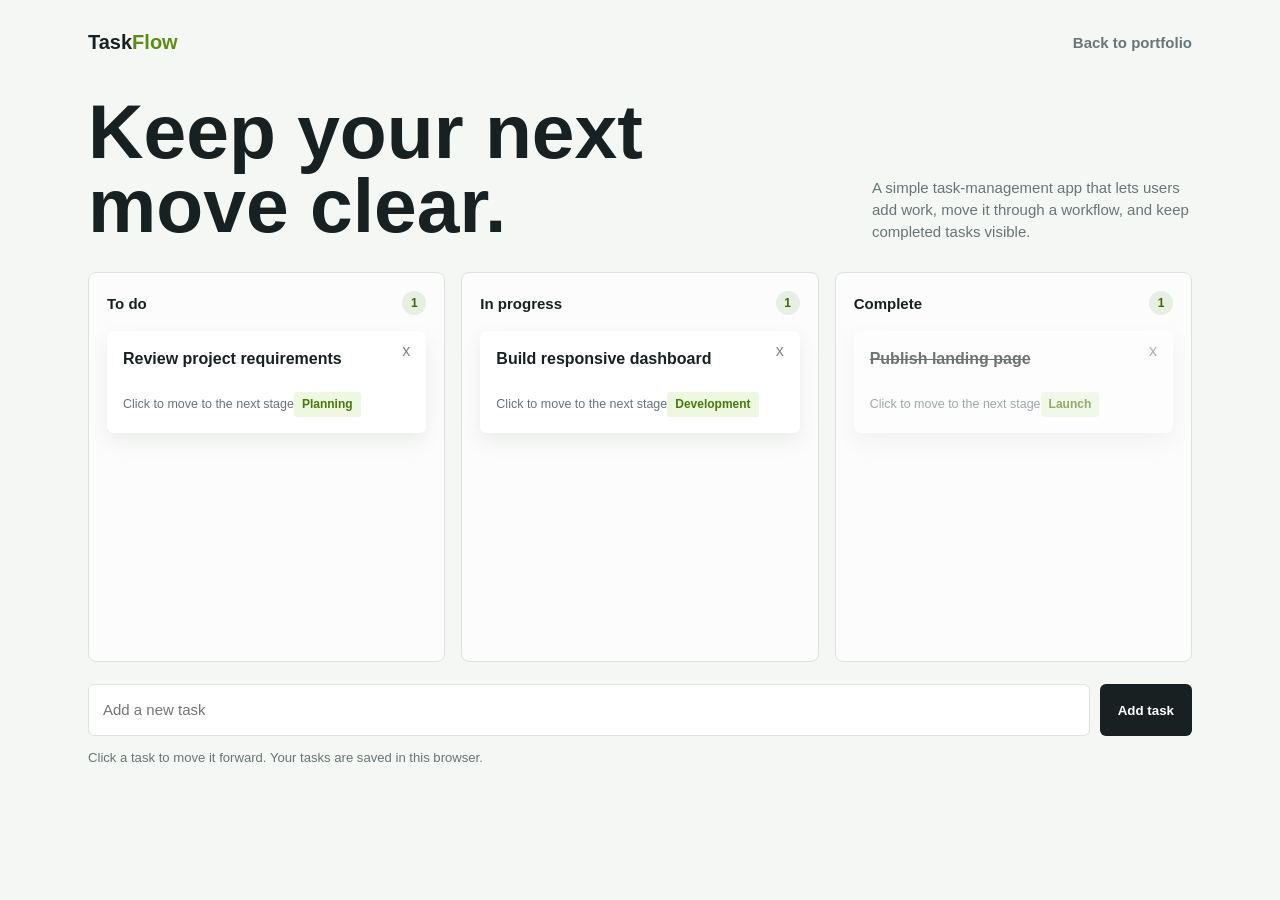
<file: taskflow.html>
<!DOCTYPE html>
<html lang="en">
<head>
  <meta charset="UTF-8">
  <meta name="viewport" content="width=device-width, initial-scale=1.0">
  <title>TaskFlow | Mary Adah</title>
  <style>
    :root { --ink: #182022; --muted: #687477; --paper: #f5f7f4; --card: #ffffff; --lime: #a7ff31; --line: #dce3dc; }
    * { box-sizing: border-box; }
    body { margin: 0; background: var(--paper); color: var(--ink); font: 15px/1.45 Arial, sans-serif; }
    .app { max-width: 1160px; margin: 0 auto; padding: 28px; }
    header { display: flex; justify-content: space-between; align-items: center; gap: 18px; margin-bottom: 38px; }
    .brand { font-weight: 800; font-size: 1.25rem; } .brand span { color: #5b8d12; }
    .back { color: var(--muted); text-decoration: none; font-weight: 700; }
    .intro { display: flex; justify-content: space-between; align-items: end; gap: 24px; margin-bottom: 30px; }
    h1 { max-width: 630px; margin: 0; font-size: clamp(2.4rem, 6vw, 4.8rem); line-height: .96; letter-spacing: 0; }
    .intro p { max-width: 320px; margin: 0; color: var(--muted); }
    .board { display: grid; grid-template-columns: 1fr 1fr 1fr; gap: 16px; }
    .column { min-height: 390px; padding: 18px; border: 1px solid var(--line); border-radius: 8px; background: rgba(255,255,255,.65); }
    .column-head { display: flex; justify-content: space-between; align-items: center; margin-bottom: 16px; font-weight: 800; }
    .count { display: grid; width: 24px; aspect-ratio: 1; place-items: center; border-radius: 50%; background: #e7eee3; color: #416703; font-size: .75rem; }
    .task { position: relative; margin-bottom: 12px; padding: 16px; border-radius: 7px; background: var(--card); box-shadow: 0 8px 22px rgba(15, 30, 18, .07); }
    .task.done { opacity: .62; } .task.done strong { text-decoration: line-through; }
    .task strong { display: block; margin-bottom: 8px; font-size: 1rem; } .task small { color: var(--muted); }
    .task button { position: absolute; top: 10px; right: 10px; border: 0; background: transparent; color: #7b8587; font-size: 1rem; cursor: pointer; }
    .tag { display: inline-block; margin-top: 13px; padding: 4px 8px; border-radius: 3px; background: #eef7df; color: #4c780b; font-size: .75rem; font-weight: 800; }
    form { display: flex; gap: 10px; margin-top: 22px; } input { flex: 1; min-width: 0; padding: 14px; border: 1px solid var(--line); border-radius: 6px; background: #fff; font: inherit; } button[type="submit"] { border: 0; border-radius: 6px; padding: 0 18px; background: var(--ink); color: white; font-weight: 800; cursor: pointer; }
    .hint { margin-top: 12px; color: var(--muted); font-size: .82rem; }
    @media (max-width: 760px) { .app { padding: 20px; } .intro, header { align-items: flex-start; flex-direction: column; } .board { grid-template-columns: 1fr; } .column { min-height: auto; } }
  </style>
</head>
<body>
  <main class="app">
    <header><div class="brand">Task<span>Flow</span></div><a class="back" href="../index.html#work">Back to portfolio</a></header>
    <section class="intro"><h1>Keep your next move clear.</h1><p>A simple task-management app that lets users add work, move it through a workflow, and keep completed tasks visible.</p></section>
    <section class="board" aria-label="Task board">
      <div class="column"><div class="column-head">To do <span class="count" data-count="todo">0</span></div><div id="todo" class="tasks"></div></div>
      <div class="column"><div class="column-head">In progress <span class="count" data-count="progress">0</span></div><div id="progress" class="tasks"></div></div>
      <div class="column"><div class="column-head">Complete <span class="count" data-count="done">0</span></div><div id="done" class="tasks"></div></div>
    </section>
    <form id="task-form"><input id="task-input" required maxlength="80" placeholder="Add a new task"><button type="submit">Add task</button></form>
    <p class="hint">Click a task to move it forward. Your tasks are saved in this browser.</p>
  </main>
  <script>
    const key = 'mary-taskflow';
    const defaultTasks = [
      { title: 'Review project requirements', stage: 'todo', tag: 'Planning' },
      { title: 'Build responsive dashboard', stage: 'progress', tag: 'Development' },
      { title: 'Publish landing page', stage: 'done', tag: 'Launch' }
    ];
    let tasks = JSON.parse(localStorage.getItem(key)) || defaultTasks;
    const stages = ['todo', 'progress', 'done'];
    function save() { localStorage.setItem(key, JSON.stringify(tasks)); }
    function render() {
      stages.forEach(stage => document.getElementById(stage).innerHTML = '');
      tasks.forEach((task, index) => {
        const item = document.createElement('article');
        item.className = `task ${task.stage === 'done' ? 'done' : ''}`;
        item.innerHTML = `<strong>${task.title}</strong><small>Click to move to the next stage</small><span class="tag">${task.tag}</span><button aria-label="Delete task">x</button>`;
        item.addEventListener('click', event => { if (event.target.tagName !== 'BUTTON') { task.stage = stages[(stages.indexOf(task.stage) + 1) % stages.length]; save(); render(); } });
        item.querySelector('button').addEventListener('click', () => { tasks.splice(index, 1); save(); render(); });
        document.getElementById(task.stage).append(item);
      });
      stages.forEach(stage => document.querySelector(`[data-count="${stage}"]`).textContent = tasks.filter(task => task.stage === stage).length);
    }
    document.getElementById('task-form').addEventListener('submit', event => { event.preventDefault(); const input = document.getElementById('task-input'); tasks.unshift({ title: input.value.trim(), stage: 'todo', tag: 'New task' }); input.value = ''; save(); render(); });
    render();
  </script>
</body>
</html>
</file>
<file: style.css>
:root {
  --lime: #9dff2e;
  --lime-soft: #dfffbd;
  --ink: #141414;
  --muted: #777777;
  --line: #e9e9e9;
  --paper: #fbfbf8;
  --shadow: 0 24px 70px rgba(20, 20, 20, 0.11);
  --radius: 22px;
}

* {
  box-sizing: border-box;
}

html {
  scroll-behavior: smooth;
}

body {
  margin: 0;
  background: var(--paper);
  color: var(--ink);
  font-family: "Manrope", Arial, sans-serif;
  overflow-x: hidden;
}

img {
  display: block;
  max-width: 100%;
  height: auto;
  object-fit: cover;
}

a {
  color: inherit;
  text-decoration: none;
}

.hero {
  min-height: calc(100vh - 102px);
  position: relative;
  overflow: hidden;
  background-image:
    linear-gradient(90deg, rgba(251, 251, 248, 0.98) 0%, rgba(251, 251, 248, 0.9) 38%, rgba(251, 251, 248, 0.22) 72%, rgba(251, 251, 248, 0.05) 100%),
    url("uv.png");
  background-repeat: no-repeat;
  background-size: cover;
  background-position: center;
}

.site-header {
  position: relative;
  z-index: 10;
  background: var(--paper);
  border-bottom: 1px solid rgba(20, 20, 20, 0.08);
}

.nav {
  width: min(1180px, calc(100% - 48px));
  margin: 0 auto;
  padding: 24px 0;
  display: flex;
  align-items: center;
  justify-content: space-between;
  gap: 24px;
  position: relative;
  z-index: 10;
}

.brand {
  font-family: "Cormorant Garamond", Georgia, serif;
  font-size: clamp(2rem, 4vw, 3.4rem);
  font-style: italic;
  line-height: 1;
}

.brand span {
  margin-left: 8px;
  font-family: "Manrope", Arial, sans-serif;
  font-size: 0.7rem;
  font-style: normal;
  font-weight: 800;
  letter-spacing: 0;
  text-transform: uppercase;
  vertical-align: middle;
}

.nav-links {
  display: flex;
  gap: 28px;
  color: #555;
  font-size: 0.95rem;
}

.menu-button {
  width: 52px;
  height: 52px;
  border: 1px solid rgba(20, 20, 20, 0.14);
  border-radius: 50%;
  background: #ffffff;
  display: none;
  place-content: center;
  gap: 6px;
  box-shadow: 0 8px 24px rgba(20, 20, 20, 0.08);
}

.menu-button span {
  width: 24px;
  height: 2px;
  background: var(--ink);
  border-radius: 2px;
}

.hero-stage {
  width: min(1180px, calc(100% - 48px));
  min-height: calc(100vh - 102px);
  margin: 0 auto;
  position: relative;
  display: flex;
  align-items: center;
  padding: 86px 0 126px;
}

.hero-content {
  position: relative;
  z-index: 2;
  width: min(600px, 56%);
}

.hero-label {
  margin: 0 0 22px;
  font-size: 0.78rem;
  font-weight: 800;
  letter-spacing: 0;
  text-transform: uppercase;
  color: #4f4f4f;
}

.hero-stage h1 {
  position: relative;
  margin: 0;
  width: 100%;
  text-align: left;
  font-size: clamp(4.8rem, 11.5vw, 10.6rem);
  line-height: 0.82;
  letter-spacing: 0;
  font-weight: 700;
}

.hero-stage h1 span,
.hero-stage h1 em {
  display: block;
}

.hero-stage h1 em {
  font-family: "Cormorant Garamond", Georgia, serif;
  font-weight: 500;
  font-style: italic;
  font-size: 1.08em;
}

.hero-portrait {
  width: min(470px, 48vw);
  height: min(680px, 62vh);
  object-position: center top;
  filter: grayscale(1);
  position: absolute;
  bottom: 0;
  left: 50%;
  transform: translateX(-50%);
  z-index: 3;
  -webkit-mask-image: linear-gradient(180deg, #000 70%, transparent 100%);
  mask-image: linear-gradient(180deg, #000 70%, transparent 100%);
}

.availability {
  margin-top: 30px;
  padding: 10px 16px 10px 12px;
  border-radius: 999px;
  background: rgba(255, 255, 255, 0.88);
  display: flex;
  align-items: center;
  gap: 9px;
  box-shadow: 0 12px 35px rgba(20, 20, 20, 0.08);
  font-weight: 700;
}

.availability span {
  width: 17px;
  height: 17px;
  border-radius: 50%;
  background: var(--lime);
  box-shadow: 0 0 0 7px rgba(157, 255, 46, 0.18);
}

.hero-copy {
  width: min(470px, 100%);
  margin: 30px 0 0;
  font-size: clamp(1rem, 1.6vw, 1.28rem);
  line-height: 1.32;
  font-weight: 600;
}

.trust {
  position: absolute;
  z-index: 2;
  left: 0;
  bottom: 54px;
  display: flex;
  align-items: center;
  gap: 15px;
  width: min(330px, 100%);
}

.avatar-stack {
  display: none;
}

.avatar-stack img {
  width: 36px;
  height: 36px;
  border-radius: 50%;
  border: 2px solid #fff;
  margin-right: -10px;
}

.trust p {
  margin: 0;
  font-size: 0.78rem;
  color: #686868;
  line-height: 1.25;
}

.hero-cta {
  margin-top: 28px;
}

.cta {
  min-width: 166px;
  min-height: 58px;
  padding: 0 26px;
  border: 0;
  border-radius: 999px;
  background: var(--ink);
  color: #fff;
  display: inline-flex;
  align-items: center;
  justify-content: center;
  gap: 10px;
  cursor: pointer;
  font: inherit;
  font-weight: 800;
  box-shadow: inset 0 0 0 5px rgba(255, 255, 255, 0.16), 0 18px 44px rgba(20, 20, 20, 0.16);
}

.cta::before {
  content: "->";
  font-weight: 800;
}

.development-overview {
  padding-bottom: 96px;
}

.development-overview h2 {
  max-width: 760px;
  margin: 0 auto;
  text-align: center;
  font-size: clamp(2.4rem, 5vw, 4.5rem);
  line-height: 1;
  font-weight: 500;
}

.overview-copy {
  max-width: 690px;
  margin: 28px auto 56px;
  text-align: center;
  color: var(--muted);
  font-size: 1.05rem;
  line-height: 1.55;
}

.focus-grid {
  display: grid;
  grid-template-columns: repeat(3, 1fr);
  gap: 26px;
}

.focus-grid article {
  padding: 28px 0 0;
  border-top: 1px solid var(--line);
}

.focus-grid span {
  color: #8a8a8a;
  font-size: 0.85rem;
  font-weight: 800;
}

.focus-grid h3 {
  margin: 16px 0 10px;
  font-size: 1.4rem;
  font-weight: 700;
}

.focus-grid p {
  margin: 0;
  color: var(--muted);
  line-height: 1.5;
}

.featured-preview {
  width: min(1080px, calc(100% - 48px));
  margin: 0 auto;
  min-height: 720px;
  border-radius: var(--radius);
  background:
    radial-gradient(circle at 50% 15%, rgba(255,255,255,0.7), transparent 35%),
    linear-gradient(135deg, #8cff1e, #aaff38 45%, #8cf41e);
  padding: clamp(24px, 4vw, 46px);
  overflow: hidden;
  box-shadow: 0 26px 80px rgba(120, 240, 33, 0.28);
}

.preview-grid {
  min-height: 660px;
  position: relative;
}

.mockup {
  position: absolute;
  overflow: hidden;
  border-radius: 16px;
  background: rgba(255, 255, 255, 0.8);
  box-shadow: var(--shadow);
}

.project-shot {
  display: block;
  padding: 14px;
  color: var(--ink);
  transition: transform 180ms ease, box-shadow 180ms ease;
}

.project-shot:hover,
.project-shot:focus-visible {
  transform: translateY(-5px);
  box-shadow: 0 30px 75px rgba(20, 20, 20, 0.18);
}

.shot-window {
  display: block;
  height: calc(100% - 33px);
  overflow: hidden;
  border-radius: 10px;
  background: #ffffff;
}

.shot-topbar {
  min-height: 36px;
  padding: 10px 12px;
  display: flex;
  align-items: center;
  justify-content: space-between;
  gap: 8px;
  border-bottom: 1px solid #e7e7e7;
  font-size: 0.72rem;
}

.shot-topbar small {
  color: #777;
  font-size: 0.62rem;
}

.shot-caption {
  position: absolute;
  right: 14px;
  bottom: 10px;
  left: 14px;
  overflow: hidden;
  color: #343434;
  font-size: 0.68rem;
  font-weight: 800;
  line-height: 1.1;
  text-overflow: ellipsis;
  white-space: nowrap;
}

.shot-board {
  height: calc(100% - 36px);
  padding: 10px;
  display: grid;
  grid-template-columns: repeat(3, minmax(0, 1fr));
  gap: 7px;
  background: #f5f7f4;
}

.shot-board > span {
  padding: 7px;
  border-radius: 6px;
  background: #ffffff;
  color: #617060;
  font-size: 0.56rem;
  font-weight: 800;
}

.shot-board i {
  display: block;
  height: 20px;
  margin-top: 7px;
  border-radius: 4px;
  background: #daf6bd;
}

.shot-board i + i { background: #ecf1e9; }

.cashwise-shot .shot-window { background: #eff6ff; }

.shot-balance {
  display: block;
  margin: 18px 15px 0;
  padding: 16px;
  border-radius: 8px;
  background: #17233a;
  color: #ffffff;
  font-size: 1.45rem;
  font-weight: 800;
}

.shot-balance span {
  display: block;
  margin-top: 5px;
  color: #b7c7de;
  font-size: 0.58rem;
  font-weight: 600;
}

.shot-bars {
  height: 105px;
  margin: 18px 20px;
  display: flex;
  align-items: end;
  gap: 8px;
}

.shot-bars i {
  width: 100%;
  border-radius: 4px 4px 0 0;
  background: #66a6ff;
}

.shot-bars i:nth-child(1) { height: 34%; }
.shot-bars i:nth-child(2) { height: 58%; }
.shot-bars i:nth-child(3) { height: 45%; }
.shot-bars i:nth-child(4) { height: 82%; }
.shot-bars i:nth-child(5) { height: 65%; }

.learnloop-shot .shot-window { background: #f4f1ff; }

.shot-course {
  display: flex;
  justify-content: space-between;
  margin: 12px;
  padding: 12px;
  border-radius: 7px;
  background: #ffffff;
  font-size: 0.67rem;
}

.shot-course i { color: #6c55c9; font-style: normal; font-weight: 800; }

.buildboard-shot .shot-window { background: #191d29; }
.buildboard-shot .shot-topbar { border-color: #343a4b; color: #ffffff; }
.buildboard-shot .shot-topbar small { color: #a6b0c7; }

.shot-code {
  display: grid;
  gap: 10px;
  padding: 28px;
}

.shot-code i {
  width: fit-content;
  color: #9dff2e;
  font-family: Consolas, monospace;
  font-size: 0.72rem;
  font-style: normal;
}

.shot-code i:nth-child(2),
.shot-code i:nth-child(3) { margin-left: 18px; color: #c6d4e9; }

.metrics-shot .shot-window { background: #fff7f2; }

.shot-metrics {
  display: grid;
  grid-template-columns: 0.75fr 1.25fr;
  gap: 14px;
  height: calc(100% - 36px);
  padding: 18px;
}

.shot-metrics b { font-size: 1.35rem; }
.shot-metrics b small { display: block; margin-top: 5px; color: #777; font-size: 0.58rem; }
.shot-metrics > span { display: flex; align-items: end; gap: 6px; }
.shot-metrics i { width: 100%; border-radius: 4px 4px 0 0; background: #ff9268; }
.shot-metrics i:nth-child(1) { height: 38%; }
.shot-metrics i:nth-child(2) { height: 56%; }
.shot-metrics i:nth-child(3) { height: 42%; }
.shot-metrics i:nth-child(4) { height: 78%; }
.shot-metrics i:nth-child(5) { height: 61%; }
.shot-metrics i:nth-child(6) { height: 92%; }

.mockup-wide {
  top: 0;
  left: 2%;
  width: 45%;
  height: 230px;
}

.mockup-tall {
  top: 12px;
  right: 1%;
  width: 47%;
  height: 370px;
}

.mockup:not(.mockup-wide):not(.mockup-tall):not(.mockup-large) {
  top: 285px;
  left: 5%;
  width: 43%;
  height: 260px;
}

.mockup-large {
  right: 4%;
  bottom: 42px;
  width: 49%;
  height: 330px;
  transform: rotate(-2deg);
}

.mockup.lower {
  left: 0;
  top: 590px;
  width: 43%;
  height: 250px;
}

.section-pad {
  width: min(1080px, calc(100% - 48px));
  margin: 0 auto;
  padding: 120px 0;
}

.eyebrow {
  margin: 0 0 20px;
  font-family: "Cormorant Garamond", Georgia, serif;
  font-size: clamp(1.4rem, 2vw, 2rem);
  font-style: italic;
  text-align: center;
}

.expertise {
  min-height: 600px;
  display: grid;
  place-items: center;
  position: relative;
}

.expertise h2,
.process h2,
.selected-works h2,
.about h2,
.final-cta h2 {
  margin: 0;
  text-align: center;
  font-size: clamp(3.2rem, 6.8vw, 6.5rem);
  line-height: 0.96;
  letter-spacing: 0;
  font-weight: 500;
}

.expertise h2 {
  max-width: 900px;
}

.expertise h2 span,
.about h2 span {
  color: #b7b7b7;
}

.floating-pill {
  position: absolute;
  padding: 12px 18px 12px 12px;
  border-radius: 999px;
  background: rgba(255, 255, 255, 0.78);
  box-shadow: 0 16px 44px rgba(20, 20, 20, 0.1);
  font-weight: 700;
  transform: rotate(var(--rotate));
}

.floating-pill span {
  width: 25px;
  height: 25px;
  margin-right: 8px;
  display: inline-grid;
  place-items: center;
  border-radius: 50%;
  background: var(--lime);
  color: #fff;
}

.pill-left-one { --rotate: 3deg; left: 0; top: 28%; }
.pill-left-two { --rotate: -5deg; left: 4%; top: 48%; }
.pill-left-three { --rotate: 4deg; left: 1%; top: 66%; }
.pill-right-one { --rotate: -4deg; right: 0; top: 30%; }
.pill-right-two { --rotate: 3deg; right: 2%; top: 50%; }
.pill-right-three { --rotate: -5deg; right: 1%; top: 68%; }

.process {
  position: relative;
}

.process::before {
  content: "";
  position: absolute;
  width: min(780px, 80%);
  height: 170px;
  left: 50%;
  top: 330px;
  transform: translateX(-50%);
  background: radial-gradient(ellipse, rgba(157, 255, 46, 0.34), transparent 70%);
  pointer-events: none;
}

.process-cards {
  margin-top: 72px;
  display: grid;
  grid-template-columns: repeat(3, 1fr);
  align-items: center;
  gap: 28px;
  position: relative;
  z-index: 1;
}

.process-card {
  min-height: 350px;
  padding: 42px 32px 34px;
  border: 1px solid rgba(20, 20, 20, 0.06);
  border-radius: 24px;
  background: rgba(255, 255, 255, 0.76);
  box-shadow: 0 24px 70px rgba(20, 20, 20, 0.08);
  display: flex;
  flex-direction: column;
  justify-content: space-between;
}

.process-card span {
  font-size: clamp(3.8rem, 6vw, 5.6rem);
  line-height: 1;
}

.process-card h3 {
  margin: auto 0 8px;
  font-size: clamp(2rem, 3vw, 3.1rem);
  line-height: 1;
}

.process-card p {
  margin: 0;
  color: var(--muted);
  font-size: 1rem;
  line-height: 1.45;
}

.card-one {
  transform: rotate(-3deg) translateY(20px);
}

.card-two {
  transform: rotate(3deg) translateY(-34px);
}

.card-three {
  transform: rotate(-2deg) translateY(30px);
}

.testimonials {
  width: min(1080px, calc(100% - 48px));
  margin: 0 auto;
  padding: 30px 0 120px;
  display: grid;
  grid-template-columns: 1fr 1fr;
  gap: 90px;
}

.testimonials article {
  position: relative;
  padding: 0 30px;
}

.testimonials article + article {
  border-left: 1px solid #d9d9d9;
  padding-left: 70px;
}

.testimonials p {
  margin: 0 0 28px;
  font-size: 1.08rem;
  line-height: 1.36;
}

.testimonials article::after {
  content: '"';
  position: absolute;
  right: 12px;
  top: 20px;
  font-size: 4rem;
  font-weight: 800;
}

.person {
  display: flex;
  align-items: center;
  gap: 14px;
}

.person-mark {
  width: 42px;
  height: 42px;
  display: grid;
  place-items: center;
  border-radius: 50%;
  background: var(--ink);
  color: #ffffff;
  font-size: 0.7rem;
  font-weight: 800;
}

.person > span:not(.person-mark) {
  display: grid;
  color: var(--muted);
  font-size: 0.85rem;
}

.person strong {
  color: var(--ink);
  font-size: 1rem;
}

.selected-works {
  padding-top: 0;
}

.work-grid {
  margin-top: 62px;
  display: grid;
  grid-template-columns: repeat(2, minmax(0, 1fr));
  gap: 54px 34px;
}

.projects-intro {
  width: min(620px, 100%);
  margin: 24px auto 0;
  color: var(--muted);
  text-align: center;
  line-height: 1.5;
}

.project-visual {
  width: 100%;
  aspect-ratio: 1.62;
  position: relative;
  display: flex;
  flex-direction: column;
  gap: 18px;
  padding: 24px;
  overflow: hidden;
  border-radius: 18px;
  box-shadow: var(--shadow);
  border: 1px solid rgba(20, 20, 20, 0.1);
  color: var(--ink);
  transition: transform 180ms ease, box-shadow 180ms ease;
}

.project-visual:hover,
.project-visual:focus-visible {
  transform: translateY(-5px);
  box-shadow: 0 30px 75px rgba(20, 20, 20, 0.17);
}

.project-visual-brand {
  display: flex;
  align-items: center;
  gap: 7px;
  color: #5c5c5c;
  font-size: 0.67rem;
  font-weight: 800;
}

.project-visual-brand b {
  width: 28px;
  height: 28px;
  display: grid;
  place-items: center;
  border-radius: 50%;
  background: var(--ink);
  color: #ffffff;
  font-size: 0.56rem;
}

.project-visual-brand small {
  font-size: 0.56rem;
  text-transform: uppercase;
}

.project-visual-title {
  display: block;
  font-size: clamp(2.1rem, 4.6vw, 4rem);
  font-weight: 800;
  letter-spacing: 0;
  line-height: 1;
}

.project-preview {
  display: block;
  min-height: 0;
  margin-top: auto;
}

.project-preview--board {
  display: grid;
  grid-template-columns: repeat(3, minmax(0, 1fr));
  gap: 8px;
}

.project-preview--board > span,
.project-preview--courses > span,
.mini-transaction,
.mini-balance {
  border-radius: 8px;
  background: rgba(255, 255, 255, 0.7);
  box-shadow: inset 0 0 0 1px rgba(20, 20, 20, 0.08);
}

.project-preview--board > span {
  min-height: 92px;
  padding: 9px;
  display: grid;
  align-content: start;
  gap: 7px;
  font-size: 0.62rem;
}

.project-preview--board strong {
  font-size: 0.7rem;
}

.project-preview--board i {
  display: block;
  padding: 7px 8px;
  border-radius: 6px;
  background: rgba(255, 255, 255, 0.78);
  color: rgba(20, 20, 20, 0.7);
  font-style: normal;
  line-height: 1.15;
}

.project-preview--finance {
  display: grid;
  grid-template-columns: 1fr 1fr;
  gap: 8px;
}

.mini-balance {
  grid-row: span 2;
  padding: 14px;
  display: grid;
  align-content: center;
  color: #ffffff;
  background: rgba(20, 45, 82, 0.94);
  font-size: clamp(1.35rem, 3vw, 2rem);
  font-weight: 800;
}

.mini-balance small {
  margin-top: 5px;
  color: rgba(255, 255, 255, 0.72);
  font-size: 0.68rem;
}

.mini-transaction {
  padding: 10px;
  display: flex;
  justify-content: space-between;
  gap: 8px;
  font-size: 0.68rem;
}

.mini-transaction i {
  font-style: normal;
  font-weight: 800;
}

.mini-bars {
  grid-column: 1 / -1;
  height: 46px;
  display: flex;
  align-items: end;
  gap: 8px;
}

.mini-bars i {
  width: 100%;
  border-radius: 5px 5px 0 0;
  background: currentColor;
  opacity: 0.38;
}

.mini-bars i:nth-child(1) { height: 48%; }
.mini-bars i:nth-child(2) { height: 76%; }
.mini-bars i:nth-child(3) { height: 58%; }
.mini-bars i:nth-child(4) { height: 92%; }

.project-preview--courses {
  display: grid;
  gap: 8px;
}

.project-preview--courses > span {
  padding: 10px;
  display: grid;
  grid-template-columns: minmax(0, 1fr) 38px;
  gap: 7px 10px;
  align-items: center;
  font-size: 0.7rem;
}

.project-preview--courses i {
  height: 8px;
  border-radius: 999px;
  background: rgba(20, 20, 20, 0.12);
  overflow: hidden;
}

.project-preview--courses b {
  display: block;
}

.project-preview--courses i b {
  height: 100%;
  border-radius: inherit;
  background: currentColor;
}

.project-preview--courses small {
  font-weight: 800;
  text-align: right;
}

.progress-48 { width: 48%; }
.progress-72 { width: 72%; }
.progress-86 { width: 86%; }

.project-visual--taskflow { background: #e7f6d7; color: #3f6b15; }
.project-visual--cashwise { background: #e7f2ff; color: #235c9f; }
.project-visual--learnloop { background: #eee8ff; color: #6748af; }

.work-card > div {
  padding-top: 22px;
  display: flex;
  align-items: center;
  gap: 12px;
  flex-wrap: wrap;
}

.work-card > div h3 {
  flex: 1 1 260px;
  margin: 0;
  font-size: clamp(1.4rem, 2.1vw, 2rem);
  font-weight: 500;
}

.work-card > div span {
  padding: 10px 16px;
  border-radius: 999px;
  background: #f2f2f2;
  color: #777;
  font-size: 0.9rem;
}

.work-card > p {
  margin: 14px 0 0;
  color: var(--muted);
  line-height: 1.5;
}

.project-link {
  display: inline-flex;
  align-items: center;
  gap: 10px;
  margin-top: 22px;
  padding-bottom: 5px;
  border-bottom: 1px solid var(--ink);
  font-size: 0.92rem;
  font-weight: 800;
}

.project-link span {
  padding: 0;
  background: transparent;
  color: inherit;
  font-size: 1.1rem;
}

.about h2 {
  margin-bottom: 58px;
}

.about-grid {
  display: grid;
  grid-template-columns: 1fr 1fr;
  gap: 56px;
  align-items: center;
}

.about-photo {
  width: 100%;
  aspect-ratio: 1.42;
  border-radius: 14px;
  filter: none;
  box-shadow: var(--shadow);
  transform: rotate(-2deg);
  object-position: 76% center;
}

.socials {
  display: flex;
  gap: 18px;
  margin-top: 22px;
  font-size: 1.25rem;
  font-weight: 800;
}

.about-copy > p {
  margin: 0 0 64px;
  max-width: 610px;
  font-size: 1.08rem;
  line-height: 1.45;
}

.timeline {
  border-left: 1px solid #dddddd;
}

.timeline div {
  min-height: 68px;
  display: grid;
  grid-template-columns: 1.1fr 1.35fr auto;
  gap: 22px;
  align-items: center;
  padding-left: 26px;
  border-bottom: 1px solid #e4e4e4;
}

.timeline span {
  color: var(--muted);
}

.timeline time {
  white-space: nowrap;
  font-weight: 700;
}

.final-cta {
  margin-top: 30px;
  padding: 112px 24px;
  background: var(--ink);
  color: #ffffff;
}

.contact-shell {
  width: min(1080px, 100%);
  margin: 0 auto;
  display: grid;
  grid-template-columns: minmax(0, 0.9fr) minmax(0, 1.1fr);
  gap: clamp(34px, 7vw, 96px);
  align-items: start;
}

.contact-intro .eyebrow {
  margin-bottom: 18px;
  color: var(--lime);
  text-align: left;
}

.contact-intro h2 {
  max-width: 560px;
  color: #ffffff;
  text-align: left;
}

.contact-intro > p:not(.eyebrow) {
  max-width: 460px;
  margin: 24px 0 34px;
  color: #c8c8c3;
  font-size: 1.06rem;
  line-height: 1.55;
}

.contact-email {
  display: inline-flex;
  align-items: center;
  gap: 12px;
  padding-bottom: 8px;
  border-bottom: 1px solid var(--lime);
  color: #ffffff;
  font-weight: 800;
}

.contact-email span { color: var(--lime); }

.contact-socials {
  display: flex;
  flex-wrap: wrap;
  gap: 12px;
  margin-top: 24px;
}

.contact-socials a {
  min-height: 48px;
  padding: 0 18px 0 14px;
  border: 1px solid rgba(255, 255, 255, 0.18);
  border-radius: 999px;
  background: rgba(255, 255, 255, 0.08);
  color: #ffffff;
  display: inline-flex;
  align-items: center;
  justify-content: center;
  gap: 10px;
  font-size: 0.9rem;
  font-weight: 800;
  transition: background 180ms ease, color 180ms ease, border-color 180ms ease;
}

.contact-socials svg {
  width: 22px;
  height: 22px;
  flex: 0 0 auto;
  fill: currentColor;
}

.contact-socials a:hover,
.contact-socials a:focus-visible {
  border-color: var(--lime);
  background: var(--lime);
  color: var(--ink);
}

.contact-form {
  padding: clamp(22px, 4vw, 38px);
  display: grid;
  grid-template-columns: repeat(2, minmax(0, 1fr));
  gap: 18px;
  border: 1px solid rgba(255, 255, 255, 0.14);
  border-radius: 8px;
  background: #f9f9f5;
  color: var(--ink);
  box-shadow: 0 24px 60px rgba(0, 0, 0, 0.22);
  text-align: left;
}

.contact-field {
  display: grid;
  gap: 8px;
}

.contact-message,
.contact-form .cta,
.contact-status {
  grid-column: 1 / -1;
}

.contact-field label {
  font-size: 0.82rem;
  font-weight: 800;
}

.contact-field input,
.contact-field select,
.contact-field textarea {
  width: 100%;
  min-width: 0;
  padding: 14px;
  border: 1px solid rgba(20, 20, 20, 0.18);
  border-radius: 6px;
  background: rgba(255, 255, 255, 0.82);
  color: var(--ink);
  font: inherit;
}

.contact-field textarea {
  min-height: 144px;
  resize: vertical;
}

.contact-field input:focus,
.contact-field select:focus,
.contact-field textarea:focus,
.cta:focus-visible,
.project-shot:focus-visible,
.project-visual:focus-visible,
.menu-button:focus-visible {
  outline: 3px solid var(--ink);
  outline-offset: 3px;
}

.contact-form .cta {
  justify-self: start;
  margin-top: 4px;
}

.contact-status {
  min-height: 1.4em;
  margin: 0;
  text-align: center;
  color: #4c4c4c;
  font-size: 0.88rem;
}

footer {
  position: relative;
  min-height: 330px;
  padding: 34px 32px 44px;
  overflow: hidden;
  display: flex;
  justify-content: space-between;
  align-items: flex-start;
  gap: 24px;
}

footer nav {
  display: flex;
  gap: 28px;
  font-size: 1.15rem;
}

footer p {
  margin: 0;
  color: #707070;
}

footer > strong {
  position: absolute;
  right: 32px;
  bottom: 20px;
  left: 32px;
  font-family: "Manrope", Arial, sans-serif;
  font-size: clamp(5rem, 17vw, 15rem);
  font-style: normal;
  font-weight: 800;
  line-height: 0.82;
  text-align: center;
  white-space: nowrap;
}

@media (max-width: 900px) {
  .menu-button {
    display: grid;
  }

  .nav-links {
    display: none;
    position: absolute;
    top: calc(100% - 8px);
    right: 0;
    min-width: 190px;
    padding: 14px;
    border: 1px solid rgba(20, 20, 20, 0.1);
    border-radius: 8px;
    background: var(--paper);
    box-shadow: var(--shadow);
  }

  .nav-links.is-open {
    display: grid;
    gap: 6px;
  }

  .nav-links a {
    padding: 11px 10px;
  }

  .menu-button {
    cursor: pointer;
  }

  .hero-stage {
    min-height: 760px;
    align-items: flex-start;
    padding: 68px 0 136px;
  }

  .hero-content {
    width: min(540px, 100%);
  }

  .hero-stage h1 {
    font-size: clamp(4rem, 17vw, 7rem);
  }

  .hero-portrait {
    width: min(430px, 82vw);
    height: 570px;
    bottom: 120px;
  }

  .availability {
    margin-top: 24px;
  }

  .hero-copy {
    margin-top: 26px;
    text-align: left;
  }

  .trust {
    position: absolute;
    bottom: 36px;
    width: min(360px, 100%);
  }

  .hero-cta {
    margin-top: 24px;
  }

  .focus-grid {
    grid-template-columns: 1fr;
    gap: 24px;
  }

  .featured-preview {
    min-height: auto;
  }

  .preview-grid {
    min-height: auto;
    display: grid;
    grid-template-columns: 1fr;
    gap: 18px;
  }

  .mockup,
  .mockup-wide,
  .mockup-tall,
  .mockup-large,
  .mockup.lower,
  .mockup:not(.mockup-wide):not(.mockup-tall):not(.mockup-large) {
    position: relative;
    inset: auto;
    width: 100%;
    height: auto;
    aspect-ratio: 1.55;
    transform: none;
  }

  .floating-pill {
    position: relative;
    inset: auto;
    transform: none;
  }

  .expertise {
    display: flex;
    flex-direction: column;
    gap: 14px;
    min-height: auto;
  }

  .expertise .eyebrow {
    order: -2;
  }

  .expertise h2 {
    order: -1;
    margin-bottom: 22px;
  }

  .process-cards,
  .testimonials,
  .work-grid,
  .about-grid,
  .contact-shell {
    grid-template-columns: 1fr;
  }

  .process-card,
  .card-one,
  .card-two,
  .card-three {
    transform: none;
    min-height: 280px;
  }

  .testimonials {
    gap: 34px;
  }

  .testimonials article {
    padding: 0;
  }

  .testimonials article + article {
    border-left: 0;
    border-top: 1px solid #d9d9d9;
    padding: 34px 0 0;
  }

  .timeline div {
    grid-template-columns: 1fr;
    gap: 6px;
    padding: 18px 0 18px 22px;
  }

  footer {
    display: grid;
    gap: 22px;
    min-height: 300px;
    padding-top: 34px;
  }

  footer nav {
    flex-wrap: wrap;
  }
}

@media (max-width: 560px) {
  .brand {
    max-width: calc(100vw - 104px);
    font-size: 2.15rem;
  }

  .brand span {
    display: block;
    margin: 7px 0 0 2px;
    font-size: 0.62rem;
  }

  .nav,
  .hero-stage,
  .section-pad,
  .testimonials,
  .featured-preview {
    width: min(100% - 28px, 1080px);
  }

  .nav {
    padding: 16px 0;
  }

  .menu-button {
    width: 46px;
    height: 46px;
  }

  .hero {
    background-size: auto 100%;
    background-position: center bottom;
    animation: mobileHeroPan 12s ease-in-out infinite alternate;
  }

  .award-line {
    padding: 0 18px;
    text-align: center;
  }

  .hero-stage {
    min-height: 670px;
    padding: 46px 0 120px;
  }

  .hero-content {
    width: 100%;
  }

  .hero-portrait {
    height: 500px;
    bottom: 150px;
  }

  .availability {
    font-size: 0.82rem;
  }

  .hero-copy {
    font-size: 1rem;
    max-width: 32rem;
  }

  .trust {
    bottom: 30px;
    width: min(280px, 100%);
  }

  .featured-preview {
    padding: 18px;
    border-radius: 16px;
  }

  .mockup,
  .mockup-wide,
  .mockup-tall,
  .mockup-large,
  .mockup.lower,
  .mockup:not(.mockup-wide):not(.mockup-tall):not(.mockup-large) {
    aspect-ratio: 1.15;
  }

  .shot-topbar {
    align-items: flex-start;
    flex-direction: column;
    gap: 2px;
  }

  .shot-window {
    height: calc(100% - 36px);
  }

  .availability {
    width: fit-content;
    max-width: 100%;
    padding-right: 13px;
    font-size: 0.76rem;
  }

  .section-pad {
    padding: 84px 0;
  }

  .expertise h2,
  .process h2,
  .selected-works h2,
  .about h2,
  .final-cta h2 {
    font-size: clamp(2.7rem, 15vw, 4.2rem);
  }

  .work-card div {
    align-items: flex-start;
  }

  .work-grid {
    margin-top: 42px;
    gap: 58px;
  }

  .work-card span {
    padding: 8px 12px;
    font-size: 0.8rem;
  }

  .project-visual {
    padding: 18px;
    min-height: 340px;
    aspect-ratio: auto;
    border-radius: 14px;
    gap: 16px;
  }

  .project-visual-title {
    max-width: calc(100% - 36px);
    font-size: clamp(2rem, 11vw, 3.15rem);
    overflow-wrap: anywhere;
  }

  .project-preview--board {
    grid-template-columns: 1fr;
  }

  .project-preview--board > span {
    min-height: auto;
  }

  .project-preview--finance {
    grid-template-columns: 1fr;
  }

  .mini-balance {
    min-height: 94px;
  }

  .contact-form {
    grid-template-columns: 1fr;
  }

  .contact-message,
  .contact-form .cta,
  .contact-status {
    grid-column: auto;
  }

  .about-photo {
    aspect-ratio: 0.92;
    border-radius: 12px;
    object-position: 67% center;
    transform: none;
  }

  .socials {
    flex-wrap: wrap;
    gap: 14px;
    font-size: 1rem;
  }

  .contact-email {
    max-width: 100%;
    overflow-wrap: anywhere;
  }

  .contact-socials {
    gap: 10px;
  }

  .contact-socials a {
    flex: 1 1 145px;
  }

  .project-link {
    margin-top: 18px;
  }

  footer {
    min-height: 250px;
    padding-inline: 18px;
  }

  .final-cta {
    padding: 84px 14px;
  }

  .contact-form {
    padding: 22px;
  }

  .contact-intro > p:not(.eyebrow) {
    font-size: 1rem;
  }

  footer > strong {
    right: 14px;
    bottom: 18px;
    left: 14px;
    font-size: clamp(3.3rem, 19vw, 5.4rem);
  }
}

@keyframes mobileHeroPan {
  from {
    background-position: 45% bottom;
  }

  to {
    background-position: 62% bottom;
  }
}

@media (max-width: 560px) and (prefers-reduced-motion: reduce) {
  .hero {
    animation: none;
    background-position: center bottom;
  }
}
</file>
